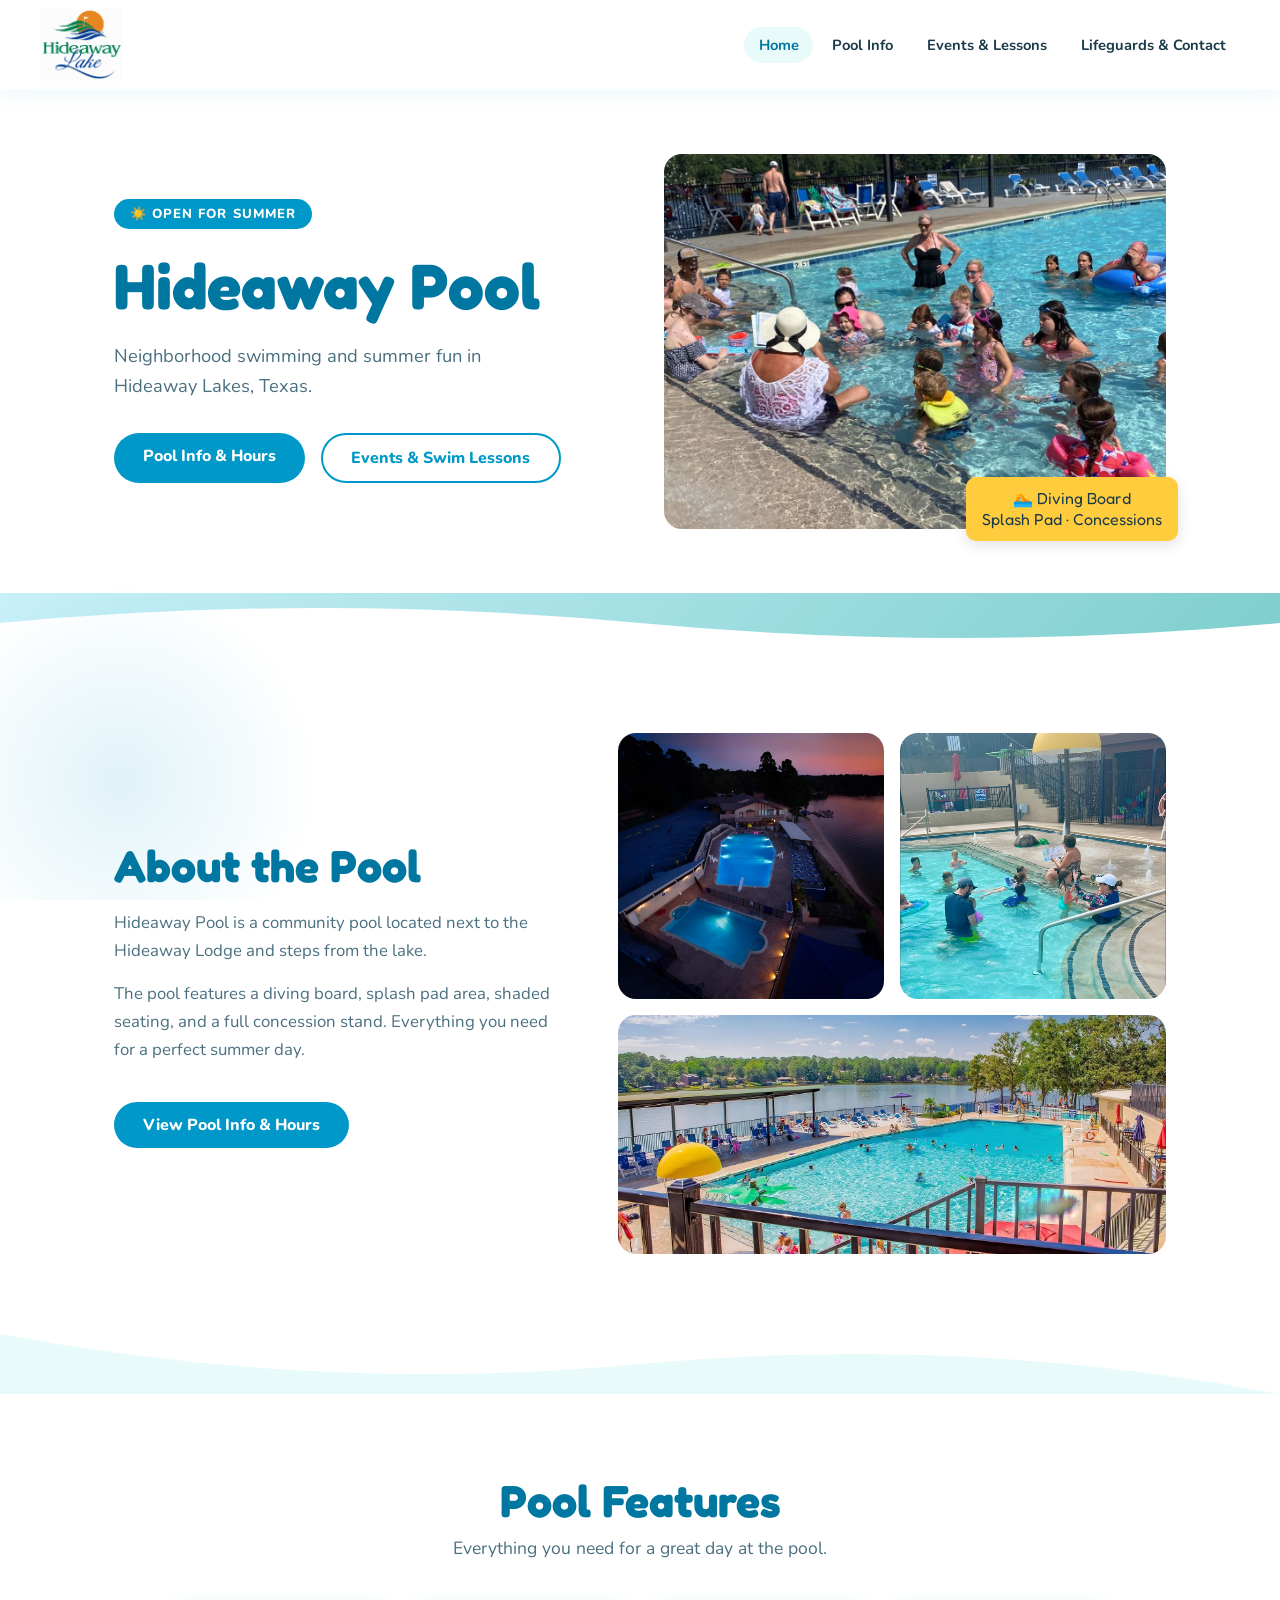
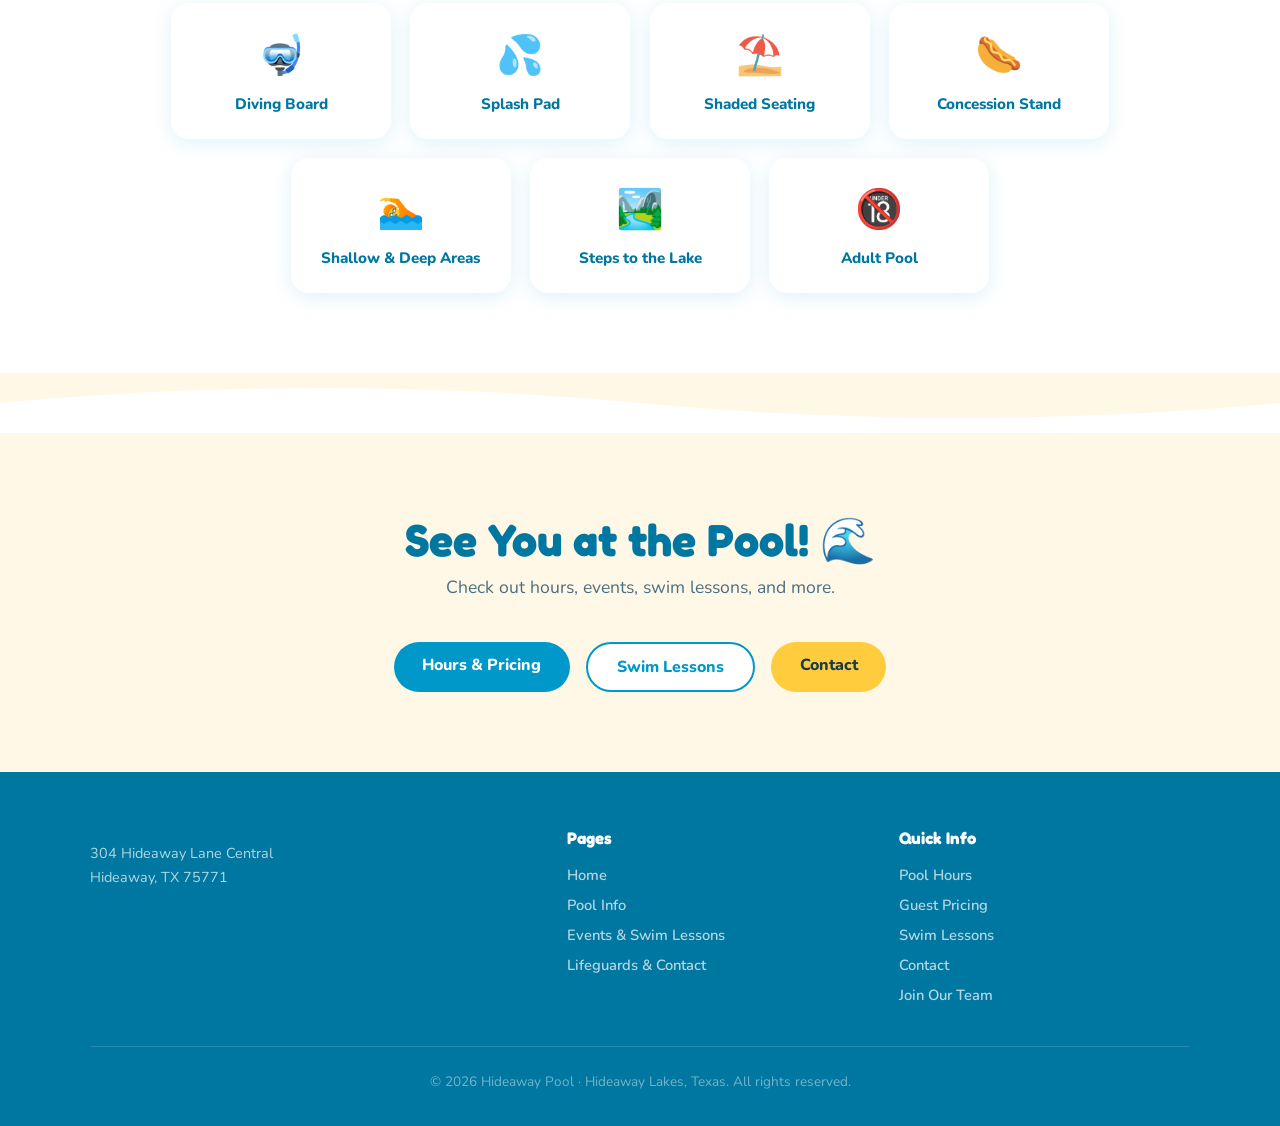
<file: index.html>
<!DOCTYPE html>
<html lang="en">
<head>
  <meta charset="UTF-8" />
  <meta name="viewport" content="width=device-width, initial-scale=1.0" />
  <title>Hideaway Pool</title>
  <meta name="description" content="Hideaway Pool – Neighborhood swimming and summer fun in Hideaway Lakes, Texas." />
  <link rel="stylesheet" href="style.css" />
  <link rel="icon" type="image/png" href="images/hawlpoolfavicon.png" />
</head>
<body>

<!-- ══ NAVIGATION ══ -->
<nav class="navbar">
  <div class="nav-inner">
    <a href="index.html" class="nav-logo">
      <img src="images/hawlpoollogo.png" alt="Hideaway Pool" style="height:72px; width:auto; display:block;">
    </a>
    <ul class="nav-links">
      <li><a href="index.html">Home</a></li>
      <li><a href="pool-info.html">Pool Info</a></li>
      <li><a href="events.html">Events & Lessons</a></li>
      <li><a href="lifeguards.html">Lifeguards & Contact</a></li>
    </ul>
    <button class="nav-toggle" aria-label="Toggle menu">
      <span></span><span></span><span></span>
    </button>
  </div>
</nav>

<!-- ══ HERO ══ -->
<section class="hero">
  <div class="hero-bg-circles"></div>
  <div class="hero-content">
    <div class="hero-text">
      <div class="hero-badge">☀️ Open for Summer</div>
      <h1>Hideaway Pool</h1>
      <p>Neighborhood swimming and summer fun in Hideaway Lakes, Texas.</p>
      <div class="hero-btns">
        <a href="pool-info.html" class="btn btn-primary">Pool Info &amp; Hours</a>
        <a href="events.html" class="btn btn-secondary">Events &amp; Swim Lessons</a>
      </div>
    </div>
      <div class="hero-image-wrap">
        <img src="images/hero-pool.jpg" alt="Hideaway Pool" style="width:100%; border-radius:18px; display:block;">
        <div class="wave-badge">🏊 Diving Board<br>Splash Pad · Concessions</div>
      </div>
  </div>
</section>

<!-- ══ WAVE ══ -->
<div class="wave-divider" style="background: linear-gradient(135deg,#c8f0f8,#7ecece);">
  <svg viewBox="0 0 1200 60" xmlns="http://www.w3.org/2000/svg" preserveAspectRatio="none" style="height:60px">
    <path d="M0 60 L0 30 Q300 0 600 30 Q900 60 1200 30 L1200 60Z" fill="white"/>
  </svg>
</div>

<!-- ══ ABOUT ══ -->
<section class="section">
  <div class="container">
    <div class="about-grid">
      <div class="about-text fade-up">
        <h2 class="section-title">About the Pool</h2>
        <p style="margin-top:1rem">Hideaway Pool is a community pool located next to the Hideaway Lodge and steps from the lake.</p>
        <p>The pool features a diving board, splash pad area, shaded seating, and a full concession stand. Everything you need for a perfect summer day.</p>
        <a href="pool-info.html" class="btn btn-primary" style="margin-top:1.4rem">View Pool Info &amp; Hours</a>
      </div>
      <div class="about-photo-grid fade-up">
          <img src="images/overhead-view.jpg" alt="Atop Hideaway Pool" style="width:100%; border-radius:18px; display:block;">
          <img src="images/splashpad.jpg" alt="Hideaway Splashpad" style="width:100%; border-radius:18px; display:block;">
          <img src="images/pool-from-porch1.jpg" alt="Hideaway Pool from Lodge Porch" style="width:100%; border-radius:18px; display:block; grid-column:1/-1; aspect-ratio:16/7; object-fit:cover;">
      </div>
    </div>
  </div>
</section>
  
<!-- ══ WAVE ══ -->
<div class="wave-divider" style="background:var(--aqua-pale)">
  <svg viewBox="0 0 1200 60" xmlns="http://www.w3.org/2000/svg" preserveAspectRatio="none" style="height:60px">
    <path d="M0 0 Q300 60 600 30 Q900 0 1200 60 L1200 0Z" fill="white"/>
  </svg>
</div>

<!-- ══ FEATURES ══ -->
<section class="section">
  <div class="container text-center">
    <h2 class="section-title fade-up">Pool Features</h2>
    <p class="section-sub fade-up">Everything you need for a great day at the pool.</p>
    <div class="features-grid">
  <div class="features-row">
    <div class="feature-card fade-up">
      <div class="feature-icon">🤿</div>
      <h4>Diving Board</h4>
    </div>
    <div class="feature-card fade-up">
      <div class="feature-icon">💦</div>
      <h4>Splash Pad</h4>
    </div>
    <div class="feature-card fade-up">
      <div class="feature-icon">⛱️</div>
      <h4>Shaded Seating</h4>
    </div>
    <div class="feature-card fade-up">
      <div class="feature-icon">🌭</div>
      <h4>Concession Stand</h4>
    </div>
  </div>
  <div class="features-row features-row-centered">
    <div class="feature-card fade-up">
      <div class="feature-icon">🏊</div>
      <h4>Shallow &amp; Deep Areas</h4>
    </div>
    <div class="feature-card fade-up">
      <div class="feature-icon">🏞️</div>
      <h4>Steps to the Lake</h4>
    </div>
    <div class="feature-card fade-up">
      <div class="feature-icon">🔞</div>
      <h4>Adult Pool</h4>
    </div>
      </div>
    </div>
  </div>
</section>

<!-- ══ WAVE ══ -->
<div class="wave-divider">
  <svg viewBox="0 0 1200 60" xmlns="http://www.w3.org/2000/svg" preserveAspectRatio="none" style="height:60px; background:var(--sand)">
    <path d="M0 60 L0 30 Q300 0 600 30 Q900 60 1200 30 L1200 60Z" fill="white"/>
  </svg>
</div>

<!-- ══ CTA STRIP ══ -->
<section class="section section-sand">
  <div class="container text-center">
    <h2 class="section-title fade-up">See You at the Pool! 🌊</h2>
    <p class="section-sub fade-up">Check out hours, events, swim lessons, and more.</p>
    <div class="hero-btns" style="justify-content:center; gap:1rem; flex-wrap:wrap;">
      <a href="pool-info.html" class="btn btn-primary fade-up">Hours &amp; Pricing</a>
      <a href="events.html" class="btn btn-secondary fade-up">Swim Lessons</a>
      <a href="lifeguards.html" class="btn btn-gold fade-up">Contact</a>
    </div>
  </div>
</section>

<!-- ══ FOOTER ══ -->
<footer>
  <div class="footer-inner">
    <div class="footer-brand">
      <div class="nav-logo">
        <div class="nav-logo-icon">🌊</div>
        <div class="nav-logo-text">
          Hideaway Pool
          <span>Hideaway Lakes, TX</span>
        </div>
      </div>
      <p>304 Hideaway Lane Central<br>Hideaway, TX 75771</p>
    </div>
    <div>
      <h4>Pages</h4>
      <ul>
        <li><a href="index.html">Home</a></li>
        <li><a href="pool-info.html">Pool Info</a></li>
        <li><a href="events.html">Events &amp; Swim Lessons</a></li>
        <li><a href="lifeguards.html">Lifeguards &amp; Contact</a></li>
      </ul>
    </div>
    <div>
      <h4>Quick Info</h4>
      <ul>
        <li><a href="pool-info.html#hours">Pool Hours</a></li>
        <li><a href="pool-info.html#pricing">Guest Pricing</a></li>
<!--        <li><a href="events.html#movies">Movie Nights</a></li>    -->
        <li><a href="events.html#lessons">Swim Lessons</a></li>
        <li><a href="lifeguards.html#reserve">Contact</a></li>
        <li><a href="lifeguard-apply.html">Join Our Team</a></li>
      </ul>
    </div>
  </div>
  <p class="footer-copy">&copy; 2026 Hideaway Pool · Hideaway Lakes, Texas. All rights reserved.</p>
</footer>

<script src="script.js"></script>
</body>
</html>
</file>
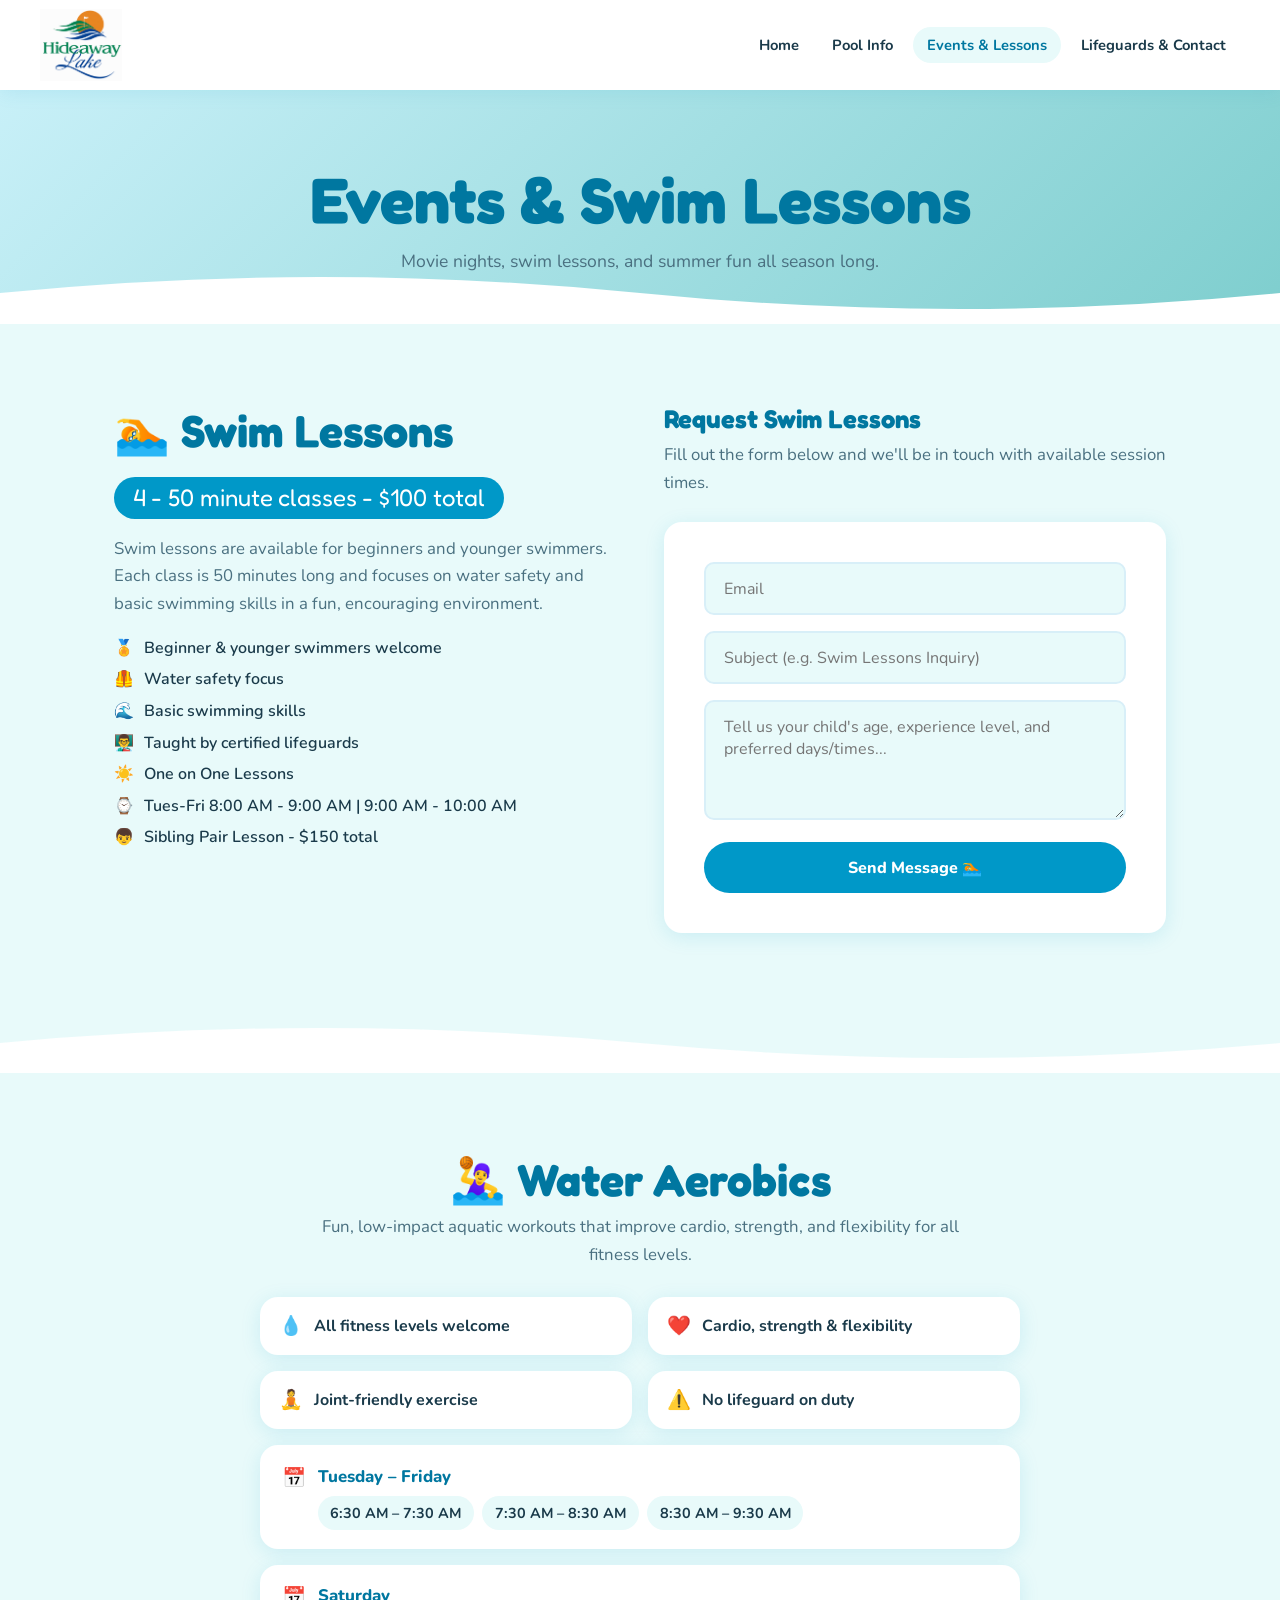
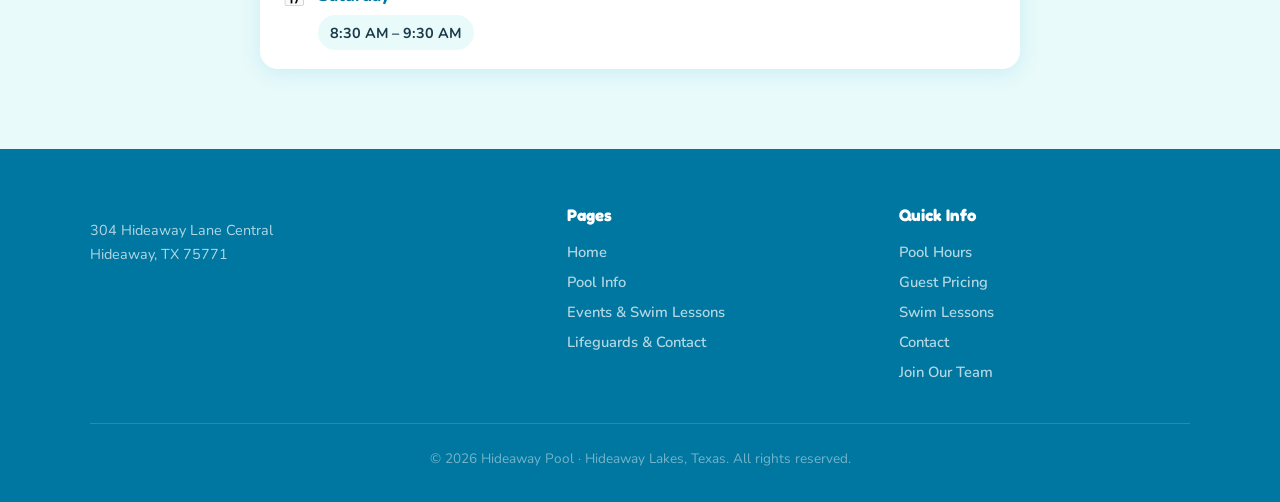
<file: events.html>
<!DOCTYPE html>
<html lang="en">
<head>
  <meta charset="UTF-8" />
  <meta name="viewport" content="width=device-width, initial-scale=1.0" />
  <title>Events &amp; Swim Lessons – Hideaway Pool</title>
  <meta name="description" content="Friday movie nights, swim lessons, and summer events at Hideaway Pool." />
  <link rel="stylesheet" href="style.css" />
  <link rel="icon" type="image/png" href="images/hawlpoolfavicon.png" />
</head>
<body>

<!-- ══ NAVIGATION ══ -->
<nav class="navbar">
  <div class="nav-inner">
    <a href="index.html" class="nav-logo">
      <img src="images/hawlpoollogo.png" alt="Hideaway Pool" style="height:72px; width:auto; display:block;">
    </a>
    <ul class="nav-links">
      <li><a href="index.html">Home</a></li>
      <li><a href="pool-info.html">Pool Info</a></li>
      <li><a href="events.html">Events &amp; Lessons</a></li>
      <li><a href="lifeguards.html">Lifeguards &amp; Contact</a></li>
    </ul>
    <button class="nav-toggle" aria-label="Toggle menu">
      <span></span><span></span><span></span>
    </button>
  </div>
</nav>

<!-- ══ PAGE HERO ══ -->
<div class="page-hero">
  <h1>Events &amp; Swim Lessons</h1>
  <p>Movie nights, swim lessons, and summer fun all season long.</p>
</div>
  

<!--  NOT IN USE
  
<section class="section" id="movies">
  <div class="container">
    <div class="text-center">
      <h2 class="section-title fade-up">🎬 Friday Night Movie at the Pool</h2>
      <p class="section-sub fade-up">Join us on Friday nights for movies by the pool. Bring your floaties, grab a snack from the concession stand, and enjoy a film under the stars.</p>
    </div>

    <div class="two-col-grid" style="margin-top:2rem">
      <div class="fade-up">
        <div class="img-placeholder img-ph-md">
          <span class="ph-icon">🎥</span>
          <span class="ph-label">Movie Night Photo</span

        </div>
        <div class="card" style="margin-top:1.2rem">
          <p>🕗 <strong>Movies start at dusk.</strong> Doors open at 7:00 PM on Fridays. Concession stand stays open all night!</p>
        </div>
      </div>
      <div class="fade-up">
        <h3 style="font-family:'Fredoka One',cursive; color:var(--sky-dark); margin-bottom:1.2rem">Summer 2025 Schedule</h3>
        <div class="movie-grid" style="grid-template-columns:1fr 1fr">
          <div class="movie-card">
            <div class="movie-icon">🎬</div>
            <div class="movie-date">June 7</div>
            <div class="movie-title">TBD</div>
          </div>
          <div class="movie-card">
            <div class="movie-icon">🎬</div>
            <div class="movie-date">June 14</div>
            <div class="movie-title">TBD</div>
          </div>
          <div class="movie-card">
            <div class="movie-icon">🎬</div>
            <div class="movie-date">June 21</div>
            <div class="movie-title">TBD</div>
          </div>
          <div class="movie-card">
            <div class="movie-icon">🎬</div>
            <div class="movie-date">June 28</div>
            <div class="movie-title">TBD</div>
          </div>
          <div class="movie-card">
            <div class="movie-icon">🎬</div>
            <div class="movie-date">July 12</div>
            <div class="movie-title">TBD</div>
          </div>
          <div class="movie-card">
            <div class="movie-icon">🎬</div>
            <div class="movie-date">July 26</div>
            <div class="movie-title">TBD</div>
          </div>
          <div class="movie-card">
            <div class="movie-icon">🎬</div>
            <div class="movie-date">Aug 9</div>
            <div class="movie-title">TBD</div>
          </div>
          <div class="movie-card">
            <div class="movie-icon">🎬</div>
            <div class="movie-date">Aug 23</div>
            <div class="movie-title">TBD</div>
          </div>
        </div>
        <p style="margin-top:1rem; font-size:0.88rem">Movies subject to change. Check back for updates!</p>
      </div>
    </div>
  </div>
</section>
    
    NOT IN USE -->

  
<!-- ══ WAVE 
<div class="wave-divider">
  <svg viewBox="0 0 1200 60" xmlns="http://www.w3.org/2000/svg" preserveAspectRatio="none" style="height:60px; background:var(--aqua-pale)">
    <path d="M0 60 L0 30 Q300 0 600 30 Q900 60 1200 30 L1200 60Z" fill="white"/>
  </svg>
</div>
 -->
  
<!-- ══ SWIM LESSONS ══ -->
<section class="section section-alt" id="lessons">
  <div class="container">
    <div class="two-col-even">

      <div class="fade-up">
        <h2 class="section-title">🏊 Swim Lessons</h2>
        <div style="display:inline-block; background:var(--sky); color:#fff; font-family:'Fredoka One',cursive; font-size:1.5rem; padding:0.4rem 1.2rem; border-radius:50px; margin:0.8rem 0 1rem">4 - 50 minute classes - $100 total</div>
        <p>Swim lessons are available for beginners and younger swimmers. Each class is 50 minutes long and focuses on water safety and basic swimming skills in a fun, encouraging environment.</p>
        <ul style="list-style:none; margin:1.2rem 0; display:flex; flex-direction:column; gap:0.6rem">
          <li style="display:flex; gap:0.6rem; font-weight:600; align-items:center"><span style="color:var(--sky)">🏅</span> Beginner &amp; younger swimmers welcome</li>
          <li style="display:flex; gap:0.6rem; font-weight:600; align-items:center"><span style="color:var(--sky)">🦺</span> Water safety focus</li>
          <li style="display:flex; gap:0.6rem; font-weight:600; align-items:center"><span style="color:var(--sky)">🌊</span> Basic swimming skills</li>
          <li style="display:flex; gap:0.6rem; font-weight:600; align-items:center"><span style="color:var(--sky)">👨‍🏫</span> Taught by certified lifeguards</li>
          <li style="display:flex; gap:0.6rem; font-weight:600; align-items:center"><span style="color:var(--sky)">☀️</span> One on One Lessons</li>
          <li style="display:flex; gap:0.6rem; font-weight:600; align-items:center"><span style="color:var(--sky)">⌚</span> Tues-Fri 8:00 AM - 9:00 AM | 9:00 AM - 10:00 AM</li>
          <li style="display:flex; gap:0.6rem; font-weight:600; align-items:center"><span style="color:var(--sky)">👦</span> Sibling Pair Lesson - $150 total</li>
        </ul>
      </div>

      <div class="fade-up">
        <h3 style="font-family:'Fredoka One',cursive; font-size:1.6rem; color:var(--sky-dark); margin-bottom:0.4rem">Request Swim Lessons</h3>
        <p style="margin-bottom:1.6rem">Fill out the form below and we'll be in touch with available session times.</p>
        <div class="form-wrap" style="max-width:100%; width:100%; margin-top:0">
          <form action="https://formbold.com/s/3LWZb" method="POST">
            <input type="email" placeholder="Email" name="email" required />
            <input type="text" placeholder="Subject (e.g. Swim Lessons Inquiry)" name="subject" />
            <textarea name="message" placeholder="Tell us your child's age, experience level, and preferred days/times..."></textarea>
            <button type="submit">Send Message 🏊</button>
          </form>
        </div>
      </div>

    </div>
  </div>
</section>

<!-- WAVE -->
<div class="wave-divider">
  <svg viewBox="0 0 1200 60" xmlns="http://www.w3.org/2000/svg" preserveAspectRatio="none" style="height:60px; background:var(--aqua-pale)">
    <path d="M0 60 L0 30 Q300 0 600 30 Q900 60 1200 30 L1200 60Z" fill="white"/>
  </svg>
</div>

<!--  ADULT WATER AEROBICS CLASSES  -->
<section class="section section-alt" id="lessons">
  <div class="container">

    <div class="fade-up aerobics-wrap">
      <h2 class="section-title">🤽‍♀️ Water Aerobics</h2>
      <p>Fun, low-impact aquatic workouts that improve cardio, strength, and flexibility for all fitness levels.</p>
      <ul class="aerobics-list">
        <li><span>💧</span> All fitness levels welcome</li>
        <li><span>❤️</span> Cardio, strength &amp; flexibility</li>
        <li><span>🧘</span> Joint-friendly exercise</li>
        <li><span>⚠️</span> No lifeguard on duty</li>

          <li class="schedule-item">
            <span>📅</span>
            <div class="schedule-content">
              <div class="schedule-day">Tuesday – Friday</div>
              <div class="schedule-times">
                <div>6:30 AM – 7:30 AM</div>
                <div>7:30 AM – 8:30 AM</div>
                <div>8:30 AM – 9:30 AM</div>
              </div>
            </div>
          </li>
          <li class="schedule-item">
            <span>📅</span>
            <div class="schedule-content">
              <div class="schedule-day">Saturday</div>
              <div class="schedule-times">
                <div>8:30 AM – 9:30 AM</div>
              </div>
            </div>
          </li>
        
      </ul>
    </div>
  </div>
</section>

<!-- ══ FOOTER ══ -->
<footer>
  <div class="footer-inner">
    <div class="footer-brand">
      <div class="nav-logo">
        <div class="nav-logo-icon">🌊</div>
        <div class="nav-logo-text">
          Hideaway Pool
          <span>Hideaway Lakes, TX</span>
        </div>
      </div>
      <p>304 Hideaway Lane Central<br>Hideaway, TX 75771</p>
    </div>
    <div>
      <h4>Pages</h4>
      <ul>
        <li><a href="index.html">Home</a></li>
        <li><a href="pool-info.html">Pool Info</a></li>
        <li><a href="events.html">Events &amp; Swim Lessons</a></li>
        <li><a href="lifeguards.html">Lifeguards &amp; Contact</a></li>
      </ul>
    </div>
    <div>
      <h4>Quick Info</h4>
      <ul>
        <li><a href="pool-info.html#hours">Pool Hours</a></li>
        <li><a href="pool-info.html#pricing">Guest Pricing</a></li>
<!--        <li><a href="events.html#movies">Movie Nights</a></li>    -->
        <li><a href="events.html#lessons">Swim Lessons</a></li>
        <li><a href="lifeguards.html#reserve">Contact</a></li>
        <li><a href="lifeguard-apply.html">Join Our Team</a></li>
      </ul>
    </div>
  </div>
  <p class="footer-copy">&copy; 2026 Hideaway Pool · Hideaway Lakes, Texas. All rights reserved.</p>
</footer>

<script src="script.js"></script>
</body>
</html>
</file>
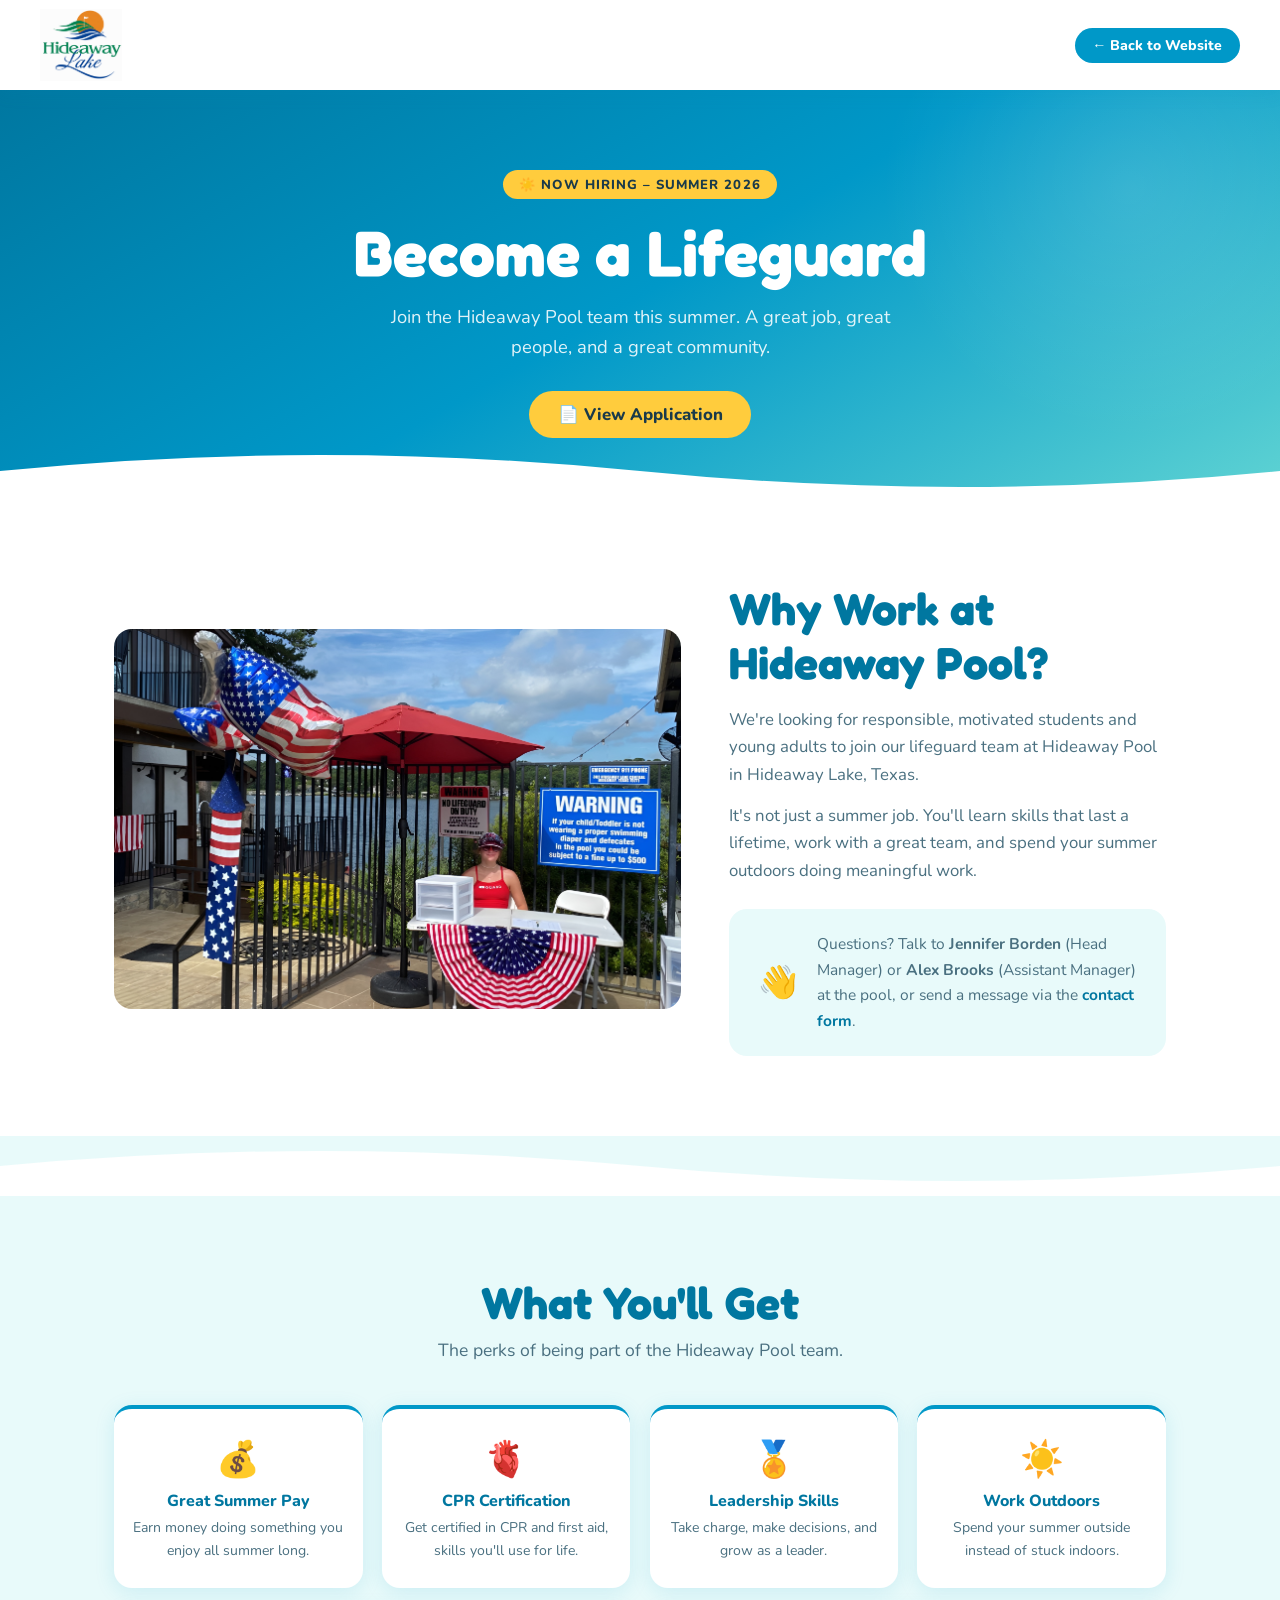
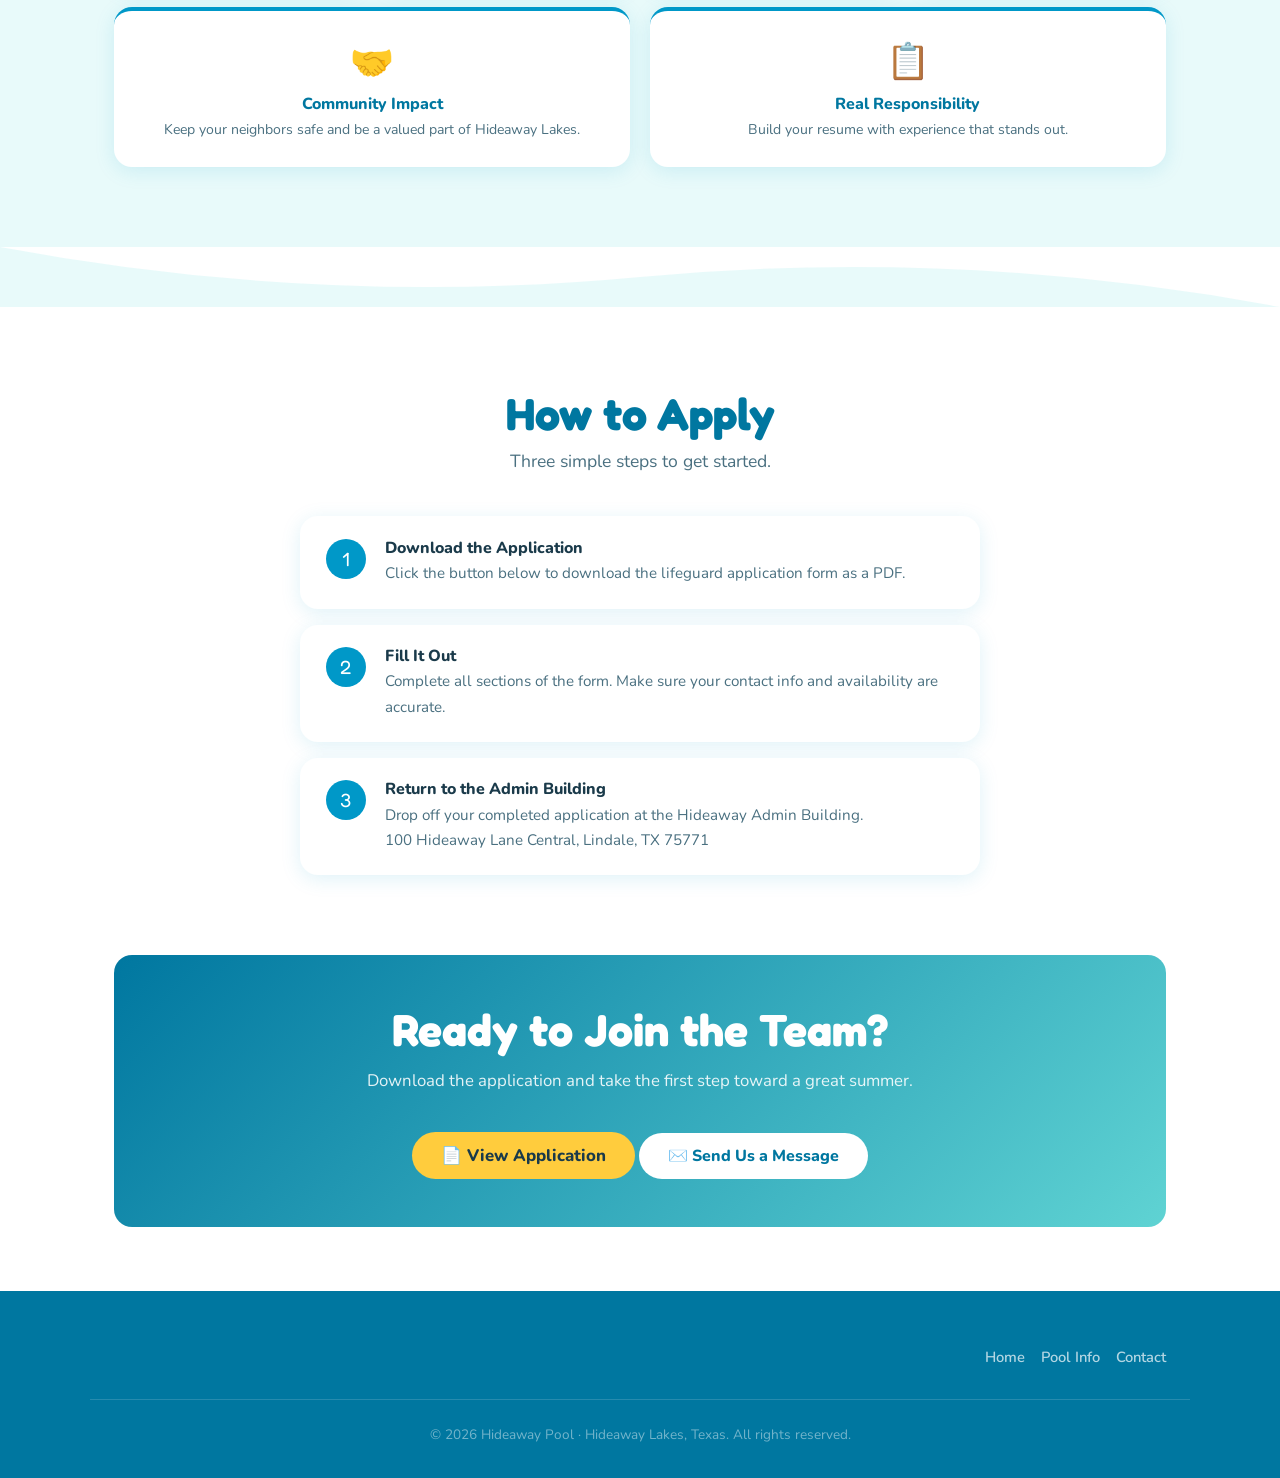
<file: lifeguard-apply.html>
<!DOCTYPE html>
<html lang="en">
<head>
  <meta charset="UTF-8" />
  <meta name="viewport" content="width=device-width, initial-scale=1.0" />
  <title>Become a Lifeguard – Hideaway Pool</title>
  <meta name="description" content="Apply to be a lifeguard at Hideaway Pool in Hideaway Lakes, Texas. Great summer job for students." />
  <link rel="stylesheet" href="style.css" />
  <link rel="icon" type="image/png" href="images/hawlpoolfavicon.png" />
  <style>
    /* ── Page-specific overrides ── */
    .lg-apply-hero {
      background: linear-gradient(150deg, #0077a0 0%, #0098c8 50%, #5fd3d3 100%);
      padding: 5rem 1.5rem 4rem;
      text-align: center;
      position: relative;
      overflow: hidden;
    }
    .lg-apply-hero::before {
      content: '';
      position: absolute;
      width: 500px; height: 500px;
      background: radial-gradient(circle, rgba(255,255,255,0.12) 0%, transparent 70%);
      top: -150px; right: -100px;
      border-radius: 50%;
      pointer-events: none;
    }
    .lg-apply-hero::after {
      content: '';
      position: absolute;
      bottom: -1px; left: 0; right: 0;
      height: 60px;
      background: url("data:image/svg+xml,%3Csvg xmlns='http://www.w3.org/2000/svg' viewBox='0 0 1200 60'%3E%3Cpath d='M0 60 L0 30 Q300 0 600 30 Q900 60 1200 30 L1200 60Z' fill='white'/%3E%3C/svg%3E") no-repeat bottom center / cover;
    }
    .lg-apply-hero h1 { color: #fff; margin-bottom: 0.6rem; }
    .lg-apply-hero p  { color: rgba(255,255,255,0.88); font-size: 1.15rem; max-width: 520px; margin: 0 auto 1.8rem; }
    .lg-apply-hero .hero-badge { background: #ffcc3d; color: var(--text); }

    .perks-grid {
      display: grid;
      grid-template-columns: repeat(auto-fit, minmax(200px, 1fr));
      gap: 1.2rem;
    }
    .perk-card {
      background: var(--white);
      border-radius: var(--radius);
      box-shadow: var(--card-shadow);
      padding: 1.6rem 1.2rem;
      text-align: center;
      border-top: 4px solid var(--sky);
      transition: transform 0.2s;
    }
    .perk-card:hover { transform: translateY(-4px); }
    .perk-icon { font-size: 2.2rem; margin-bottom: 0.6rem; }
    .perk-card h4 { font-family: 'Nunito', sans-serif; font-weight: 800; font-size: 1rem; color: var(--sky-dark); margin-bottom: 0.3rem; }
    .perk-card p  { font-size: 0.88rem; }

    .steps-list {
      display: flex;
      flex-direction: column;
      gap: 1rem;
      counter-reset: steps;
    }
    .step {
      display: flex;
      gap: 1.2rem;
      align-items: flex-start;
      background: var(--white);
      border-radius: var(--radius);
      box-shadow: var(--card-shadow);
      padding: 1.4rem 1.6rem;
    }
    .step-num {
      flex-shrink: 0;
      width: 40px; height: 40px;
      background: var(--sky);
      color: #fff;
      border-radius: 50%;
      display: flex;
      align-items: center;
      justify-content: center;
      font-family: 'Fredoka One', cursive;
      font-size: 1.2rem;
    }
    .step-body h4 { font-family: 'Nunito', sans-serif; font-weight: 800; color: var(--text); margin-bottom: 0.2rem; }
    .step-body p  { font-size: 0.95rem; margin: 0; }

    .apply-cta {
      background: linear-gradient(135deg, #0077a0 0%, #5fd3d3 100%);
      border-radius: var(--radius);
      padding: 3rem 2rem;
      text-align: center;
      color: #fff;
    }
    .apply-cta h2 { color: #fff; margin-bottom: 0.6rem; }
    .apply-cta p  { color: rgba(255,255,255,0.88); margin-bottom: 1.8rem; }
    .btn-white { background: #fff; color: var(--sky-dark); }
    .btn-white:hover { background: var(--aqua-pale); }

    .managers-note {
      display: flex;
      align-items: center;
      gap: 1.2rem;
      background: var(--aqua-pale);
      border-radius: var(--radius);
      padding: 1.4rem 1.8rem;
      margin-top: 1.5rem;
    }
    .managers-note .mn-icon { font-size: 2rem; flex-shrink: 0; }
    .managers-note p { margin: 0; font-size: 0.97rem; }

    @media (max-width: 640px) {
      .lg-apply-hero { padding: 3.5rem 1rem 3.5rem; }
      .perks-section { display: none; }
      .perks-grid { grid-template-columns: 1fr 1fr; }
      .apply-cta { padding: 2rem 1.2rem; }
    }
  </style>
</head>
<body>

<!-- ══ MINIMAL NAV (no menu links) ══ -->
<nav class="navbar">
  <div class="nav-inner">
    <a href="index.html" class="nav-logo">
      <img src="images/hawlpoollogo.png" alt="Hideaway Pool" style="height:72px; width:auto; display:block;">
    </a>
    <!-- No nav link - accessed QR code -->
    <a href="index.html" class="btn btn-primary" style="font-size:0.88rem; padding:0.5rem 1.1rem">← Back to Website</a>
  </div>
</nav>

<!-- ══ HERO ══ -->
<div class="lg-apply-hero">
  <div class="hero-badge" style="margin-bottom:1rem; display:inline-block">☀️ Now Hiring – Summer 2026</div>
  <h1>Become a Lifeguard</h1>
  <p>Join the Hideaway Pool team this summer. A great job, great people, and a great community.</p>
  <a href="https://drive.google.com/file/d/1JDmpKo0UY4T8pSMoyDtJokH3SkCI2CM1/preview" target="_blank" class="btn btn-gold" style="font-size:1.05rem">
    📄 View Application
  </a>
</div>

<!-- ══ PHOTO + INTRO ══ -->
<section class="section">
  <div class="container">
    <div class="lg-hero">
      <div class="fade-up">
        <img src="images/lifeguard.jpg" alt="Hideaway Pool Lifeguard" style="width:100%; border-radius:18px; display:block;">
      </div>
      <div class="fade-up">
        <h2 class="section-title">Why Work at Hideaway Pool?</h2>
        <p style="margin-top:1rem">We're looking for responsible, motivated students and young adults to join our lifeguard team at Hideaway Pool in Hideaway Lake, Texas.</p>
        <p style="margin-top:0.8rem">It's not just a summer job. You'll learn skills that last a lifetime, work with a great team, and spend your summer outdoors doing meaningful work.</p>
        <div class="managers-note">
          <div class="mn-icon">👋</div>
          <p>Questions? Talk to <strong>Jennifer Borden</strong> (Head Manager) or <strong>Alex Brooks</strong> (Assistant Manager) at the pool, or send a message via the <a href="lifeguards.html#reserve" style="color:var(--sky-dark); font-weight:700">contact form</a>.</p>
        </div>
      </div>
    </div>
  </div>
</section>

<!-- ══ WAVE ══ -->
<div class="wave-divider">
  <svg viewBox="0 0 1200 60" xmlns="http://www.w3.org/2000/svg" preserveAspectRatio="none" style="height:60px; background:var(--aqua-pale)">
    <path d="M0 60 L0 30 Q300 0 600 30 Q900 60 1200 30 L1200 60Z" fill="white"/>
  </svg>
</div>

<!-- ══ PERKS ══ -->
<section class="section section-alt perks-section">
  <div class="container text-center">
    <h2 class="section-title fade-up">What You'll Get</h2>
    <p class="section-sub fade-up">The perks of being part of the Hideaway Pool team.</p>
    <div class="perks-grid">
    <div class="perks-grid" style="grid-template-columns: repeat(4, 1fr);">
      <div class="perk-card fade-up">
        <div class="perk-icon">💰</div>
        <h4>Great Summer Pay</h4>
        <p>Earn money doing something you enjoy all summer long.</p>
      </div>
      <div class="perk-card fade-up">
        <div class="perk-icon">🫀</div>
        <h4>CPR Certification</h4>
        <p>Get certified in CPR and first aid, skills you'll use for life.</p>
      </div>
      <div class="perk-card fade-up">
        <div class="perk-icon">🏅</div>
        <h4>Leadership Skills</h4>
        <p>Take charge, make decisions, and grow as a leader.</p>
      </div>
      <div class="perk-card fade-up">
        <div class="perk-icon">☀️</div>
        <h4>Work Outdoors</h4>
        <p>Spend your summer outside instead of stuck indoors.</p>
      </div>
      <div class="perk-card fade-up" style="grid-column: span 2;">
        <div class="perk-icon">🤝</div>
        <h4>Community Impact</h4>
        <p>Keep your neighbors safe and be a valued part of Hideaway Lakes.</p>
      </div>
      <div class="perk-card fade-up" style="grid-column: span 2;">
        <div class="perk-icon">📋</div>
        <h4>Real Responsibility</h4>
        <p>Build your resume with experience that stands out.</p>
      </div>
    </div>
  </div>
</section>

<!-- ══ WAVE ══ -->
<div class="wave-divider" style="background:var(--aqua-pale)">
  <svg viewBox="0 0 1200 60" xmlns="http://www.w3.org/2000/svg" preserveAspectRatio="none" style="height:60px">
    <path d="M0 0 Q300 60 600 30 Q900 0 1200 60 L1200 0Z" fill="white"/>
  </svg>
</div>

<!-- ══ HOW TO APPLY ══ -->
<section class="section">
  <div class="container">
    <div style="max-width:680px; margin:0 auto">
      <h2 class="section-title text-center fade-up">How to Apply</h2>
      <p class="section-sub text-center fade-up">Three simple steps to get started.</p>
      <div class="steps-list">
        <div class="step fade-up">
          <div class="step-num">1</div>
          <div class="step-body">
            <h4>Download the Application</h4>
            <p>Click the button below to download the lifeguard application form as a PDF.</p>
          </div>
        </div>
        <div class="step fade-up">
          <div class="step-num">2</div>
          <div class="step-body">
            <h4>Fill It Out</h4>
            <p>Complete all sections of the form. Make sure your contact info and availability are accurate.</p>
          </div>
        </div>
        <div class="step fade-up">
          <div class="step-num">3</div>
          <div class="step-body">
            <h4>Return to the Admin Building</h4>
            <p>Drop off your completed application at the Hideaway Admin Building.</p>
            <p>100 Hideaway Lane Central, Lindale, TX 75771</p>
          </div>
        </div>
      </div>
    </div>
  </div>
</section>

<!-- ══ APPLY CTA ══ -->
<section class="section" style="padding-top:0; padding-bottom:4rem">
  <div class="container">
    <div class="apply-cta fade-up">
      <h2>Ready to Join the Team?</h2>
      <p>Download the application and take the first step toward a great summer.</p>
        <a href="https://drive.google.com/file/d/1JDmpKo0UY4T8pSMoyDtJokH3SkCI2CM1/preview" target="_blank" class="btn btn-gold" style="font-size:1.05rem">
          📄 View Application
        </a>
      <a href="lifeguards.html#reserve" class="btn btn-white" style="font-size:1rem; margin-top:0.6rem; display:inline-block">
        ✉️ Send Us a Message
      </a>
    </div>
  </div>
</section>

<!-- ══ MINIMAL FOOTER ══ -->
<footer>
  <div style="max-width:1100px; margin:0 auto; padding:0 1.5rem; display:flex; justify-content:space-between; align-items:center; flex-wrap:wrap; gap:1rem; padding-bottom:2rem; border-bottom:1px solid rgba(255,255,255,0.15); margin-bottom:1.5rem">
    <div class="nav-logo">
      <div class="nav-logo-icon">🌊</div>
      <div class="nav-logo-text" style="color:#fff">
        Hideaway Pool
        <span style="color:rgba(255,255,255,0.6)">Hideaway Lakes, TX</span>
      </div>
    </div>
    <div style="display:flex; gap:1rem; flex-wrap:wrap">
      <a href="index.html" style="color:rgba(255,255,255,0.7); font-weight:600; font-size:0.92rem">Home</a>
      <a href="pool-info.html" style="color:rgba(255,255,255,0.7); font-weight:600; font-size:0.92rem">Pool Info</a>
      <a href="lifeguards.html" style="color:rgba(255,255,255,0.7); font-weight:600; font-size:0.92rem">Contact</a>
    </div>
  </div>
  <p class="footer-copy">&copy; 2026 Hideaway Pool · Hideaway Lakes, Texas. All rights reserved.</p>
</footer>

<script src="script.js"></script>
</body>
</html>
</file>
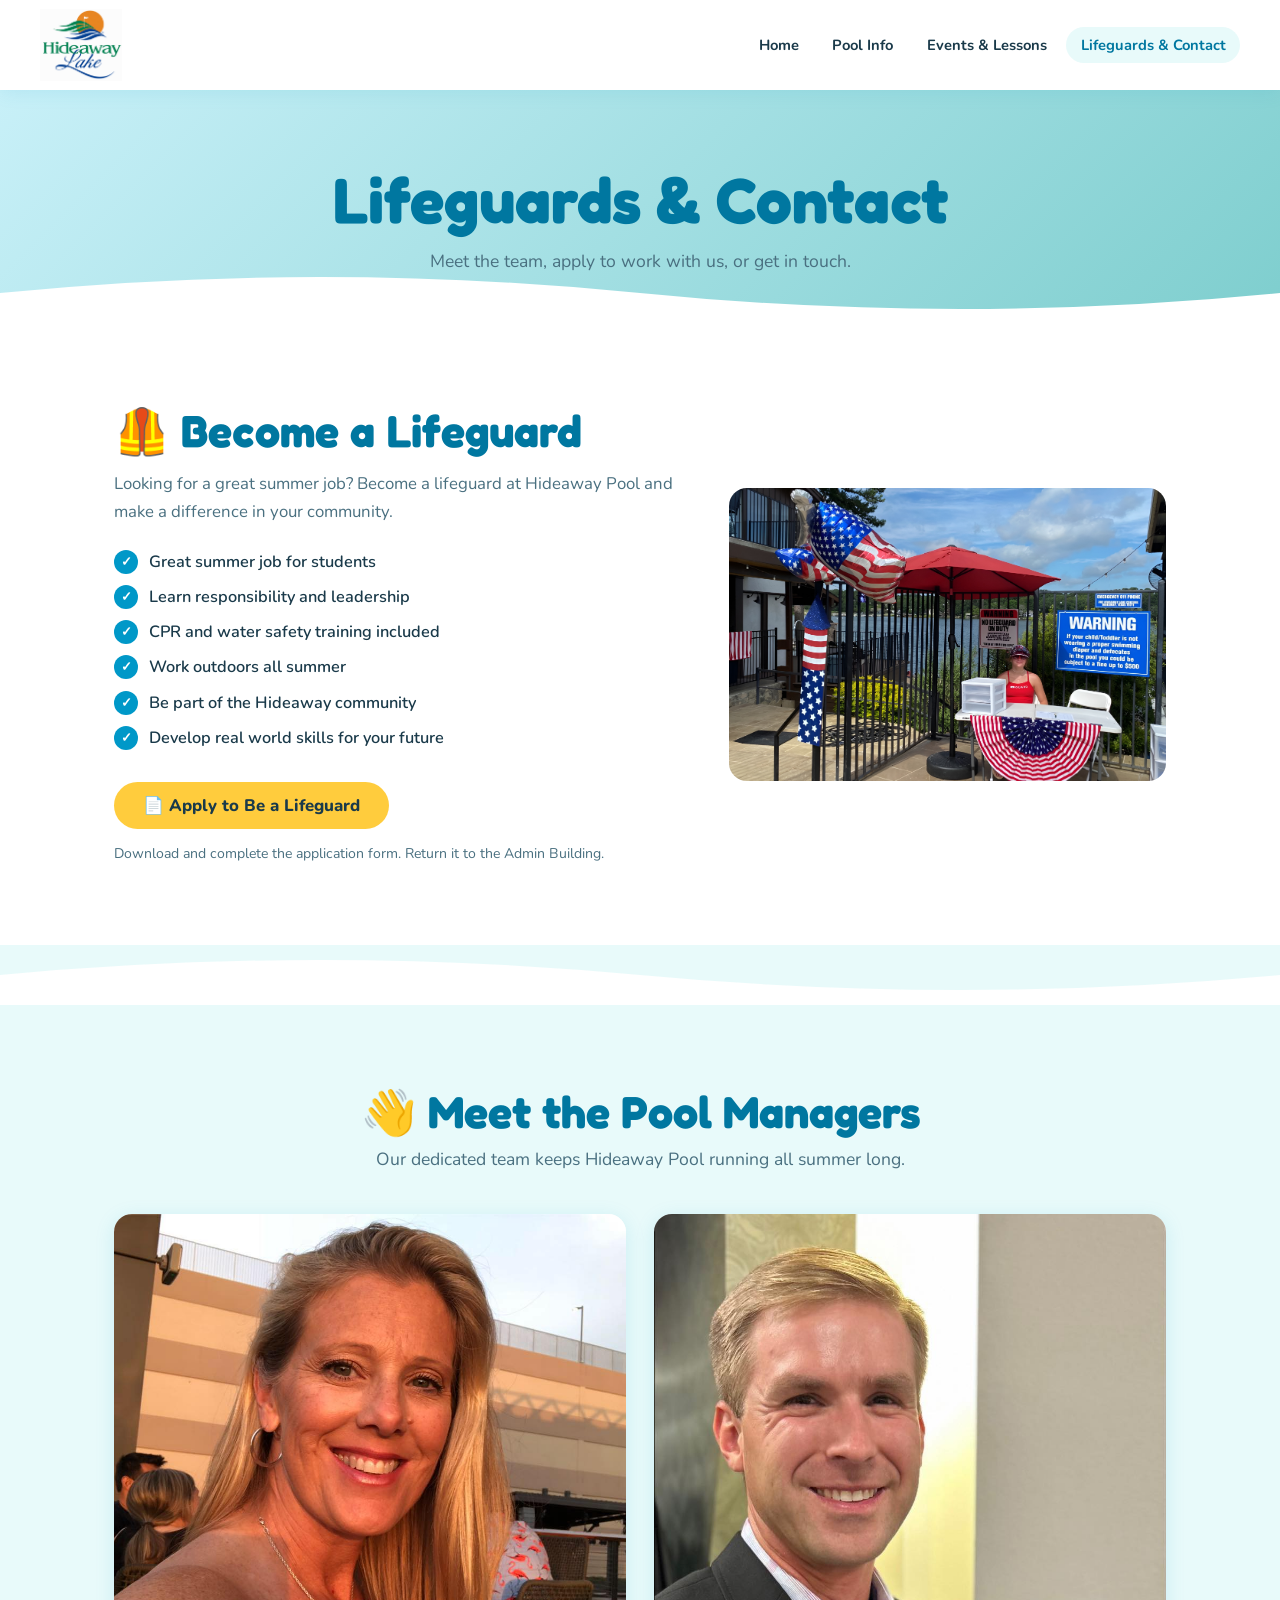
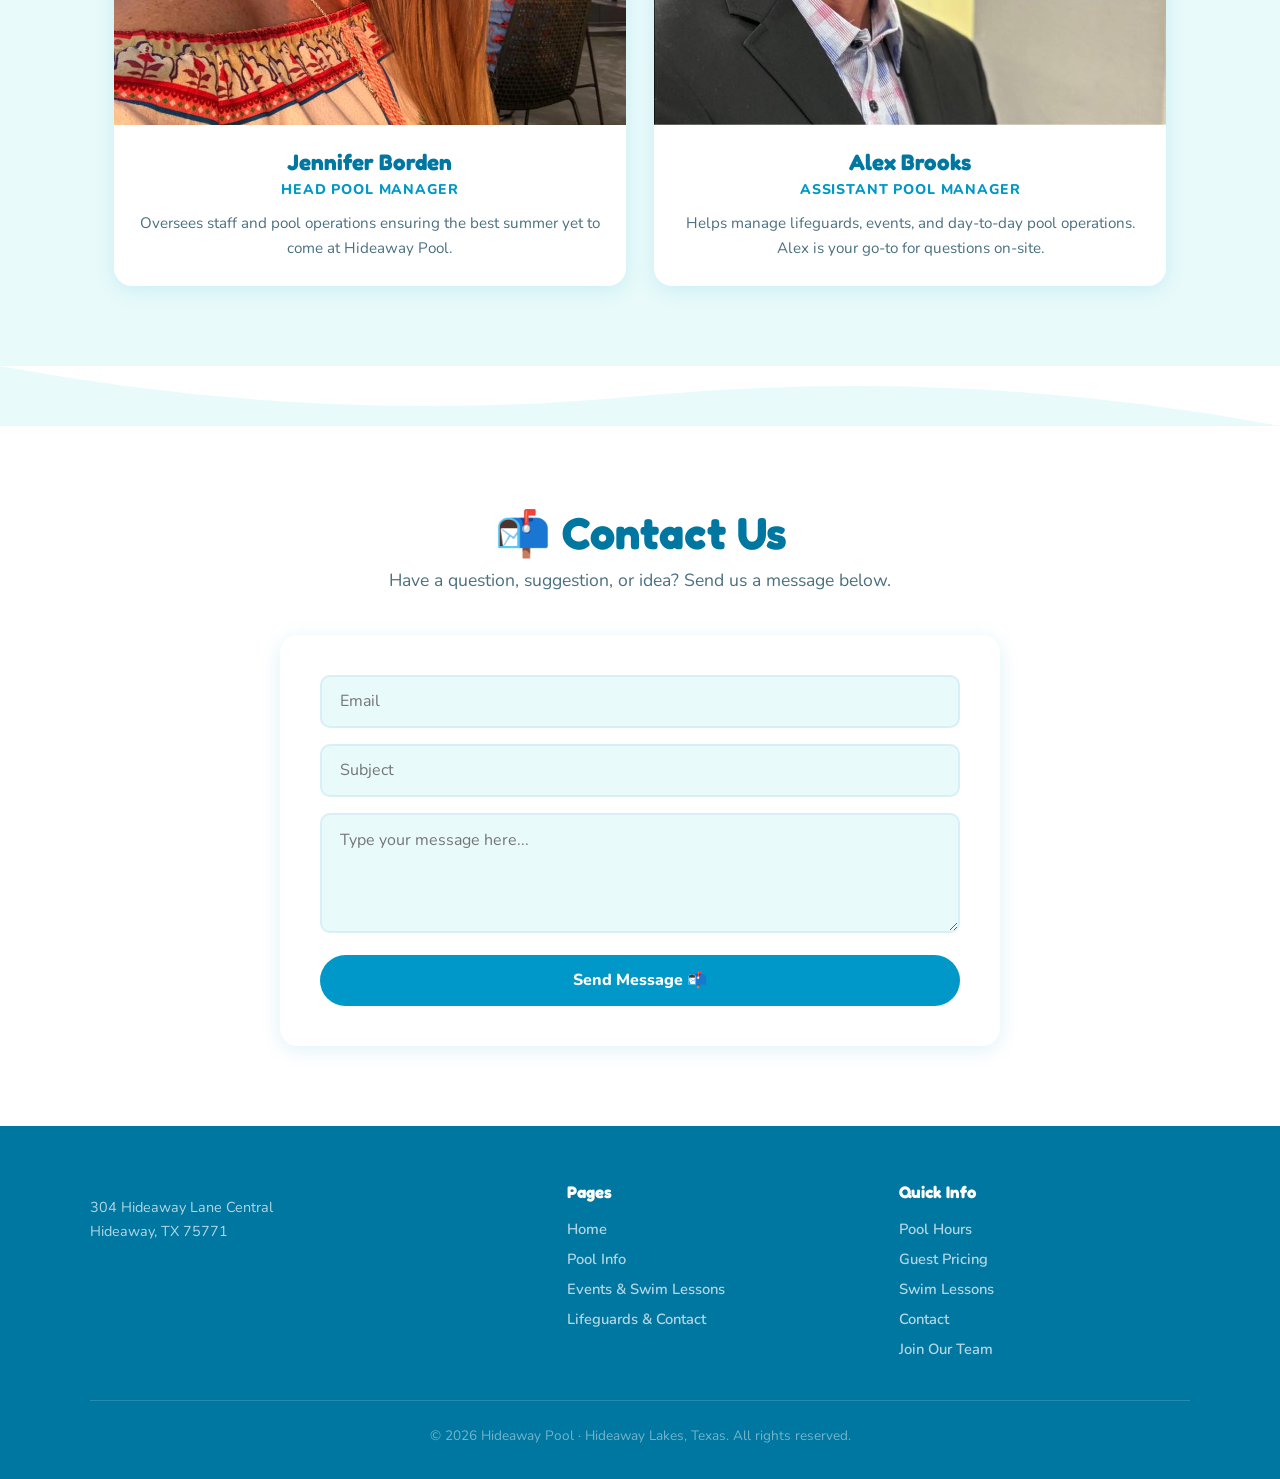
<file: lifeguards.html>
<!DOCTYPE html>
<html lang="en">
<head>
  <meta charset="UTF-8" />
  <meta name="viewport" content="width=device-width, initial-scale=1.0" />
  <title>Lifeguards &amp; Contact – Hideaway Pool</title>
  <meta name="description" content="Meet the Hideaway Pool team, apply to be a lifeguard, and contact us for reservations." />
  <link rel="stylesheet" href="style.css" />
  <link rel="icon" type="image/png" href="images/hawlpoolfavicon.png" />
</head>
<body>

<!-- ══ NAVIGATION ══ -->
<nav class="navbar">
  <div class="nav-inner">
    <a href="index.html" class="nav-logo">
      <img src="images/hawlpoollogo.png" alt="Hideaway Pool" style="height:72px; width:auto; display:block;">
    </a>
    <ul class="nav-links">
      <li><a href="index.html">Home</a></li>
      <li><a href="pool-info.html">Pool Info</a></li>
      <li><a href="events.html">Events &amp; Lessons</a></li>
      <li><a href="lifeguards.html">Lifeguards &amp; Contact</a></li>
    </ul>
    <button class="nav-toggle" aria-label="Toggle menu">
      <span></span><span></span><span></span>
    </button>
  </div>
</nav>

<!-- ══ PAGE HERO ══ -->
<div class="page-hero">
  <h1>Lifeguards &amp; Contact</h1>
  <p>Meet the team, apply to work with us, or get in touch.</p>
</div>

<!-- ══ LIFEGUARD JOBS ══ -->
<section class="section" id="jobs">
  <div class="container">
    <div class="lg-hero">
      <div class="fade-up">
        <h2 class="section-title">🦺 Become a Lifeguard</h2>
        <p style="margin-top:0.8rem">Looking for a great summer job? Become a lifeguard at Hideaway Pool and make a difference in your community.</p>
        <ul class="lg-benefits">
          <li>Great summer job for students</li>
          <li>Learn responsibility and leadership</li>
          <li>CPR and water safety training included</li>
          <li>Work outdoors all summer</li>
          <li>Be part of the Hideaway community</li>
          <li>Develop real world skills for your future</li>
        </ul>
        <a href="https://drive.google.com/file/d/1JDmpKo0UY4T8pSMoyDtJokH3SkCI2CM1/preview" target="_blank" class="btn btn-gold" style="font-size:1.05rem">
          📄 Apply to Be a Lifeguard
        </a>
        <p style="margin-top:0.8rem; font-size:0.88rem">Download and complete the application form. Return it to the Admin Building.</p>
      </div>
      <div class="fade-up">
        <img src="images/lifeguard.jpg" alt="Hideaway Pool Lifeguard" style="width:100%; border-radius:18px; display:block;">
      </div>
    </div>
  </div>
</section>

<!-- ══ WAVE ══ -->
<div class="wave-divider">
  <svg viewBox="0 0 1200 60" xmlns="http://www.w3.org/2000/svg" preserveAspectRatio="none" style="height:60px; background:var(--aqua-pale)">
    <path d="M0 60 L0 30 Q300 0 600 30 Q900 60 1200 30 L1200 60Z" fill="white"/>
  </svg>
</div>

<!-- ══ POOL MANAGERS ══ -->
<section class="section section-alt" id="managers">
  <div class="container text-center">
    <h2 class="section-title fade-up">👋 Meet the Pool Managers</h2>
    <p class="section-sub fade-up">Our dedicated team keeps Hideaway Pool running all summer long.</p>
    <div class="managers-grid">

      <div class="manager-card fade-up">
        <img src="images/jennifer-borden.jpg" alt="Jennifer Borden" 
     style="width:100%; aspect-ratio:1/1; object-fit:cover;">
        <div class="manager-info">
          <h3>Jennifer Borden</h3>
          <div class="manager-role">Head Pool Manager</div>
          <p>Oversees staff and pool operations ensuring the best summer yet to come at Hideaway Pool.</p>
        </div>
      </div>

      <div class="manager-card fade-up">
        <img src="images/alex-brooks.jpg" alt="Alex Brooks" 
     style="width:100%; aspect-ratio:1/1; object-fit:cover;">
        <div class="manager-info">
          <h3>Alex Brooks</h3>
          <div class="manager-role">Assistant Pool Manager</div>
          <p>Helps manage lifeguards, events, and day-to-day pool operations. Alex is your go-to for questions on-site.</p>
        </div>
      </div>

    </div>
  </div>
</section>

<!-- ══ WAVE ══ -->
<div class="wave-divider" style="background:var(--aqua-pale)">
  <svg viewBox="0 0 1200 60" xmlns="http://www.w3.org/2000/svg" preserveAspectRatio="none" style="height:60px">
    <path d="M0 0 Q300 60 600 30 Q900 0 1200 60 L1200 0Z" fill="white"/>
  </svg>
</div>

<!-- ══ RESERVATIONS ══ -->
<section class="section" id="reserve">
  <div class="container">
    <div style="max-width:720px; margin:0 auto; text-align:center">
      <h2 class="section-title fade-up">📬 Contact Us</h2>
      <p class="section-sub fade-up">Have a question, suggestion, or idea? Send us a message below.</p>
      <div class="form-wrap fade-up" style="text-align:left; max-width:100%; margin-top:0">
        <form action="https://formbold.com/s/ozAL8" method="POST">
          <input type="email" placeholder="Email" name="email" required />
          <input type="text" placeholder="Subject" name="subject" />
          <textarea name="message" placeholder="Type your message here..."></textarea>
          <button type="submit">Send Message 📬</button>
        </form>
      </div>
    </div>
  </div>
</section>

<!-- ══ FOOTER ══ -->
<footer>
  <div class="footer-inner">
    <div class="footer-brand">
      <div class="nav-logo">
        <div class="nav-logo-icon">🌊</div>
        <div class="nav-logo-text">
          Hideaway Pool
          <span>Hideaway Lakes, TX</span>
        </div>
      </div>
      <p>304 Hideaway Lane Central<br>Hideaway, TX 75771</p>
    </div>
    <div>
      <h4>Pages</h4>
      <ul>
        <li><a href="index.html">Home</a></li>
        <li><a href="pool-info.html">Pool Info</a></li>
        <li><a href="events.html">Events &amp; Swim Lessons</a></li>
        <li><a href="lifeguards.html">Lifeguards &amp; Contact</a></li>
      </ul>
    </div>
    <div>
      <h4>Quick Info</h4>
      <ul>
        <li><a href="pool-info.html#hours">Pool Hours</a></li>
        <li><a href="pool-info.html#pricing">Guest Pricing</a></li>
<!--        <li><a href="events.html#movies">Movie Nights</a></li>    -->
        <li><a href="events.html#lessons">Swim Lessons</a></li>
        <li><a href="lifeguards.html#reserve">Contact</a></li>
        <li><a href="lifeguard-apply.html">Join Our Team</a></li>
      </ul>
    </div>
  </div>
  <p class="footer-copy">&copy; 2026 Hideaway Pool · Hideaway Lakes, Texas. All rights reserved.</p>
</footer>

<script src="script.js"></script>
</body>
</html>
</file>
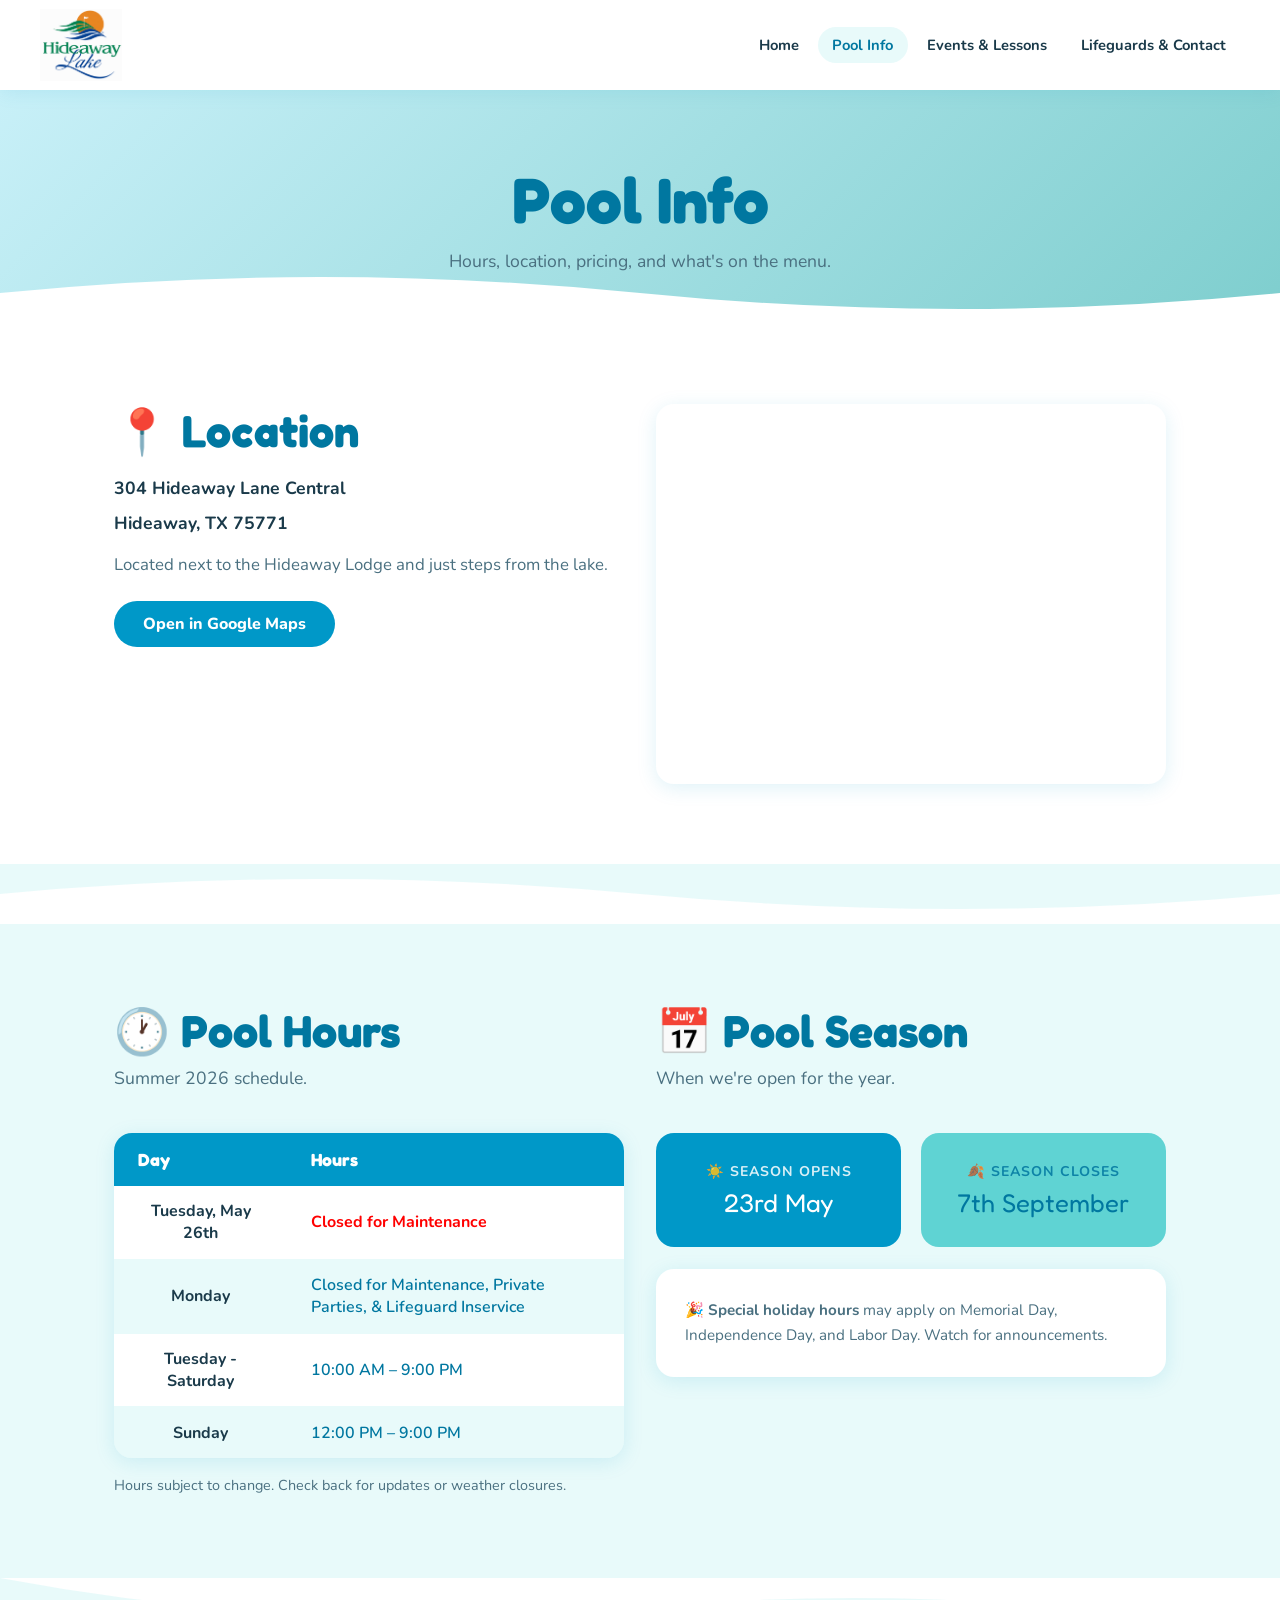
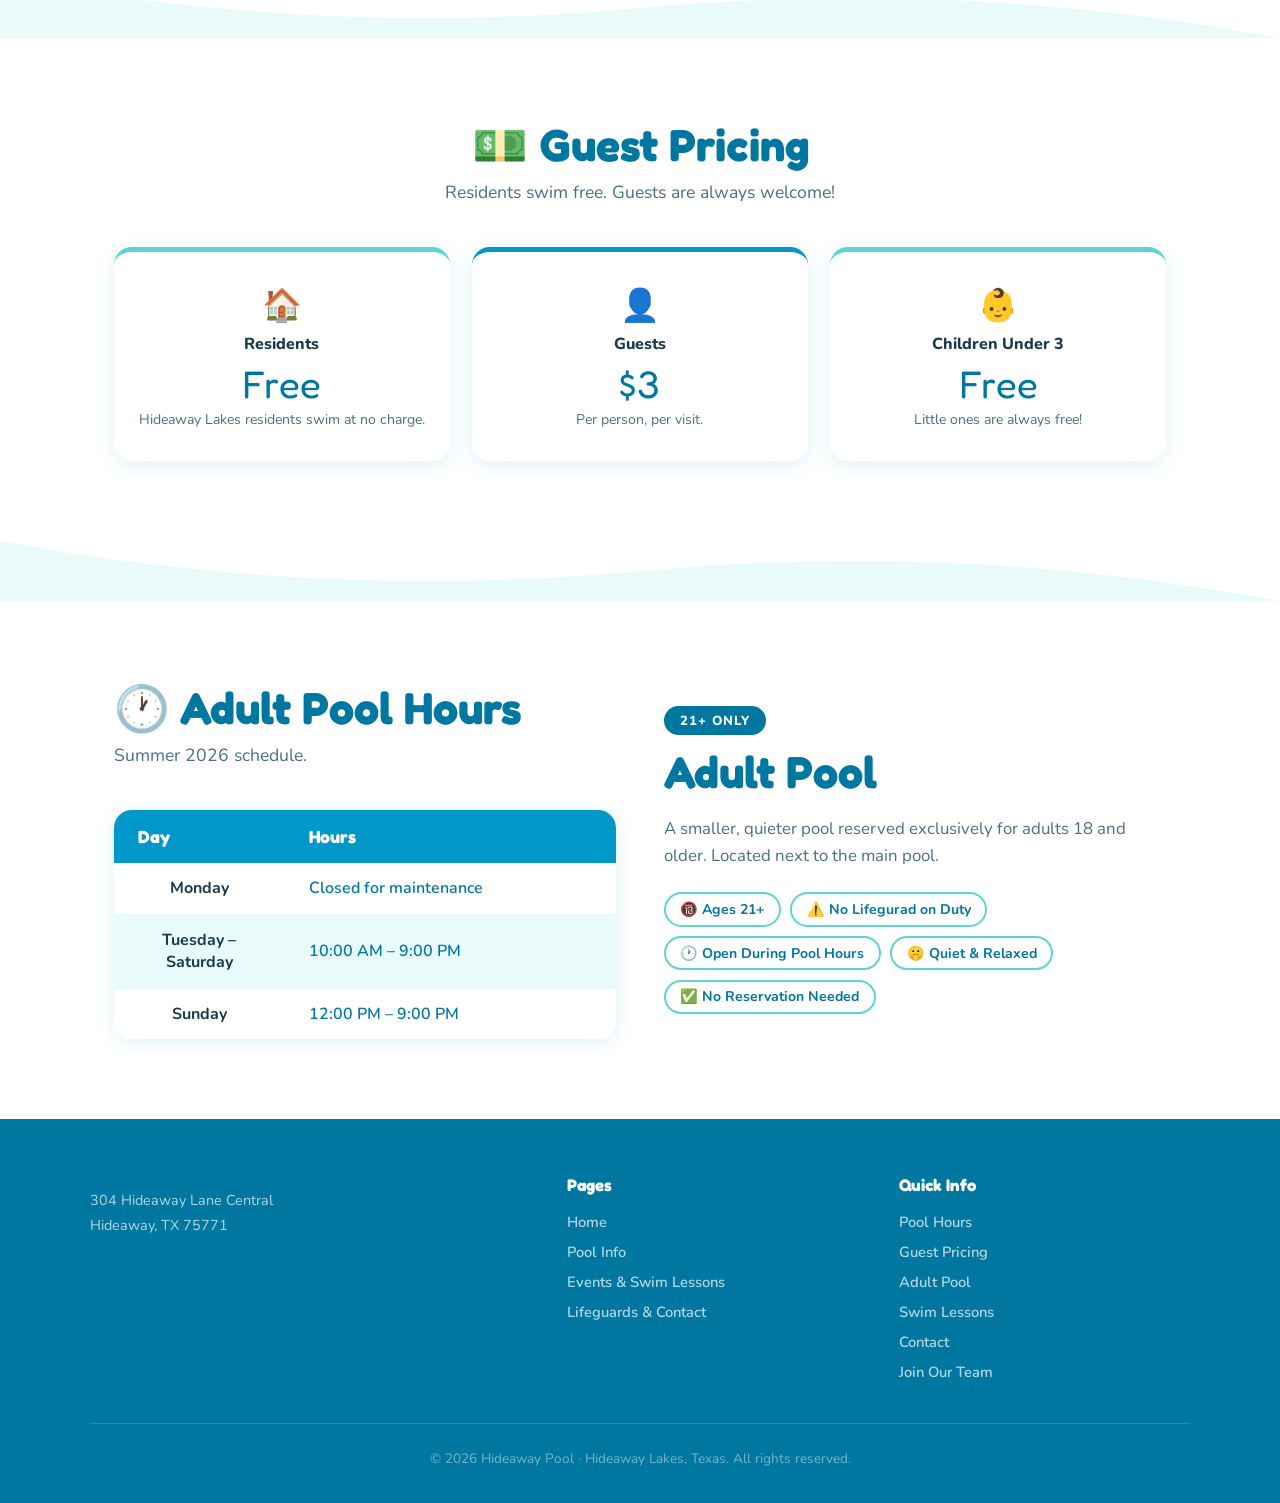
<file: pool-info.html>
<!DOCTYPE html>
<html lang="en">
<head>
  <meta charset="UTF-8" />
  <meta name="viewport" content="width=device-width, initial-scale=1.0" />
  <title>Pool Info – Hideaway Pool</title>
  <meta name="description" content="Hideaway Pool hours, pricing, location, and concession stand menu." />
  <link rel="stylesheet" href="style.css" />
  <link rel="icon" type="image/png" href="images/hawlpoolfavicon.png" />
</head>
<body>

<!-- NAVIGATION -->
<nav class="navbar">
  <div class="nav-inner">
       <a href="index.html" class="nav-logo">
         <img src="images/hawlpoollogo.png" alt="Hideaway Pool" style="height:72px; width:auto; display:block;">
       </a>
    <ul class="nav-links">
      <li><a href="index.html">Home</a></li>
      <li><a href="pool-info.html">Pool Info</a></li>
      <li><a href="events.html">Events &amp; Lessons</a></li>
      <li><a href="lifeguards.html">Lifeguards &amp; Contact</a></li>
    </ul>
    <button class="nav-toggle" aria-label="Toggle menu">
      <span></span><span></span><span></span>
    </button>
  </div>
</nav>

<!-- PAGE HERO -->
<div class="page-hero">
  <h1>Pool Info</h1>
  <p>Hours, location, pricing, and what's on the menu.</p>
</div>

<!-- LOCATION & MAP -->
<section class="section" id="location">
  <div class="container">
    <div class="info-2col" style="align-items:start">
      <div class="fade-up">
        <h2 class="section-title">📍 Location</h2>
        <p style="margin:1rem 0 0.4rem; font-size:1.1rem; font-weight:700; color:var(--text)">304 Hideaway Lane Central</p>
        <p style="font-size:1.1rem; font-weight:700; color:var(--text)">Hideaway, TX 75771</p>
        <p style="margin-top:0.8rem">Located next to the Hideaway Lodge and just steps from the lake.</p>
        <a href="https://maps.google.com/?q=304+Hideaway+Lane+Central+Hideaway+TX+75771" target="_blank" class="btn btn-primary" style="margin-top:1.4rem">Open in Google Maps</a>
      </div>
      <div class="map-wrap fade-up">
        <iframe
          src="https://www.google.com/maps/embed?pb=!1m14!1m8!1m3!1d33940.19209335967!2d-95.45534228436314!3d32.5024457541039!3m2!1i1024!2i768!4f13.1!3m3!1m2!1s0x8649b9005f754b55%3A0xbbcc7b168aae14e9!2sHideaway%20pool!5e0!3m2!1sen!2sus!4v1773667902164!5m2!1sen!2sus"
          width="100%" height="100%" style="border:0;" allowfullscreen="" loading="lazy"
          referrerpolicy="no-referrer-when-downgrade" title="Hideaway Pool Location">
        </iframe>
      </div>
    </div>
  </div>
</section>

<!-- WAVE -->
<div class="wave-divider">
  <svg viewBox="0 0 1200 60" xmlns="http://www.w3.org/2000/svg" preserveAspectRatio="none" style="height:60px; background:var(--aqua-pale)">
    <path d="M0 60 L0 30 Q300 0 600 30 Q900 60 1200 30 L1200 60Z" fill="white"/>
  </svg>
</div>

<!-- HOURS & SEASON -->
<section class="section section-alt" id="hours">
  <div class="container">
    <div class="info-2col" style="align-items:start">
      <div class="fade-up">
        <h2 class="section-title">🕐 Pool Hours</h2>
        <p class="section-sub">Summer 2026 schedule.</p>
        <table class="hours-table">
          <thead>
            <tr>
              <th>Day</th>
              <th>Hours</th>
            </tr>
          </thead>
          <tbody>
            <tr>
              <td class="day-col">Tuesday, May 26th</td>
              <td class="time-col" style="color: red; font-weight: bold;">Closed for Maintenance</td>
            </tr>
            <tr>
              <td class="day-col">Monday</td>
              <td class="time-col">Closed for Maintenance, Private Parties, & Lifeguard Inservice</td>
            </tr>
            <tr>
              <td class="day-col">Tuesday - Saturday</td>
              <td class="time-col">10:00 AM – 9:00 PM</td>
            </tr>
            <tr>
              <td class="day-col">Sunday</td>
              <td class="time-col">12:00 PM – 9:00 PM</td>
            </tr>
          </tbody>
        </table>
        <p style="margin-top:1rem; font-size:0.9rem">Hours subject to change. Check back for updates or weather closures.</p>
      </div>

      <div class="fade-up">
        <h2 class="section-title">📅 Pool Season</h2>
        <p class="section-sub">When we're open for the year.</p>
        <div class="season-grid">
          <div class="season-card">
            <div class="s-label">☀️ Season Opens</div>
            <div class="s-date">23rd May</div>
          </div>
          <div class="season-card close">
            <div class="s-label">🍂 Season Closes</div>
            <div class="s-date">7th September</div>
          </div>
        </div>
        <div class="card" style="margin-top:1.4rem">
          <p style="font-size:0.95rem">🎉 <strong>Special holiday hours</strong> may apply on Memorial Day, Independence Day, and Labor Day. Watch for announcements.</p>
        </div>
      </div>
    </div>
  </div>
</section>

<!-- WAVE -->
<div class="wave-divider" style="background:var(--aqua-pale)">
  <svg viewBox="0 0 1200 60" xmlns="http://www.w3.org/2000/svg" preserveAspectRatio="none" style="height:60px">
    <path d="M0 0 Q300 60 600 30 Q900 0 1200 60 L1200 0Z" fill="white"/>
  </svg>
</div>

<!-- PRICING -->
<section class="section" id="pricing">
  <div class="container text-center">
    <h2 class="section-title fade-up">💵 Guest Pricing</h2>
    <p class="section-sub fade-up">Residents swim free. Guests are always welcome!</p>
    <div class="pricing-grid">
      <div class="price-card fade-up">
        <div class="price-icon">🏠</div>
        <div class="price-label">Residents</div>
        <div class="price-amount">Free</div>
        <div class="price-note">Hideaway Lakes residents swim at no charge.</div>
      </div>
      <div class="price-card featured fade-up">
        <div class="price-icon">👤</div>
        <div class="price-label">Guests</div>
        <div class="price-amount">$3</div>
        <div class="price-note">Per person, per visit.</div>
      </div>
      <div class="price-card fade-up">
        <div class="price-icon">👶</div>
        <div class="price-label">Children Under 3</div>
        <div class="price-amount">Free</div>
        <div class="price-note">Little ones are always free!</div>
      </div>
    </div>
  </div>
</section>

<!-- WAVE GES WITH CONSCESSIONS
<div class="wave-divider">
  <svg viewBox="0 0 1200 60" xmlns="http://www.w3.org/2000/svg" preserveAspectRatio="none" style="height:60px; background:var(--sand)">
    <path d="M0 60 L0 30 Q300 0 600 30 Q900 60 1200 30 L1200 60Z" fill="white"/>
  </svg>
</div>
-->
  
  <!-- NOT IN USE

<section class="section section-sand" id="menu">
  <div class="container">
    <div class="text-center">
      <h2 class="section-title fade-up">🌭 Concession Stand</h2>
      <p class="section-sub fade-up">Grab a snack, a drink, or a meal. All for you to enjoy poolside. 😎</p>
    </div>
    <div class="menu-grid">
      <div class="menu-card fade-up">
        <div class="menu-card-header">🥤 Drinks</div>
        <div class="menu-items">
          <div class="menu-item"><span class="item-name">Cup of Ice</span><span class="item-price">$0.50</span></div>
          <div class="menu-item"><span class="item-name">Iced Sweet Tea</span><span class="item-price">$1.50</span></div>
          <div class="menu-item"><span class="item-name">Soda</span><span class="item-price">$1.50</span></div>
          <div class="menu-item"><span class="item-name">Bottled Water</span><span class="item-price">$1.25</span></div>
          <div class="menu-item"><span class="item-name">Gatorade Cans</span><span class="item-price">$1.50</span></div>
        </div>
      </div>
      <div class="menu-card fade-up">
        <div class="menu-card-header">🍿 Snacks & Treats</div>
        <div class="menu-items">
          <div class="menu-item"><span class="item-name">Chips</span><span class="item-price">$1.25</span></div>
          <div class="menu-item"><span class="item-name">Candy</span><span class="item-price">$2</span></div>
          <div class="menu-item"><span class="item-name">Snow Cones</span><span class="item-price">$3</span></div>
          <div class="menu-item"><span class="item-name">Ice Cream Cups</span><span class="item-price">$1.25</span></div>
          <div class="menu-item"><span class="item-name">Ice Cream Sandwiches & Bars</span><span class="item-price">$2.25</span></div>
          <div class="menu-item"><span class="item-name">Popsicles</span><span class="item-price">$1</span></div>
          <div class="menu-item"><span class="item-name">Mini Melts</span><span class="item-price">$3.75</span></div>
        </div>
      </div>
      <div class="menu-card fade-up">
        <div class="menu-card-header">🍔 Food</div>
        <div class="menu-items">
          <div class="menu-item"><span class="item-name">Hot Dog</span><span class="item-price">$3.50</span></div>
          <div class="menu-item"><span class="item-name">Hot Dog + Chili and Cheese</span><span class="item-price">$4.50</span></div>
          <div class="menu-item"><span class="item-name">Nachos</span><span class="item-price">$3.50</span></div>
          <div class="menu-item"><span class="item-name">Individual Pizza</span><span class="item-price">$3.50</span></div>
          <div class="menu-item"><span class="item-name">Frito Pie</span><span class="item-price">$2.50</span></div>
        </div>
      </div>
    </div>
    <p style="text-align:center; margin-top:1.5rem; font-size:0.92rem; color:var(--text-light)">Menu items and prices subject to change. Exclusively charged to account.</p>
  </div>
</section>
  
  NOT IN USE -->

  
<!-- WAVE -->
<div class="wave-divider" style="background:var(--aqua-pale)">
  <svg viewBox="0 0 1200 60" xmlns="http://www.w3.org/2000/svg" preserveAspectRatio="none" style="height:60px">
    <path d="M0 0 Q300 60 600 30 Q900 0 1200 60 L1200 0Z" fill="white"/>
  </svg>
</div>

<!-- ADULT POOL -->
<section class="section" id="adult-pool">
  <div class="container">
    <div class="adult-pool-grid">

      <!-- LEFT: HOURS TABLE -->
      <div class="fade-up">
        <h2 class="section-title">🕐 Adult Pool Hours</h2>
        <p class="section-sub">Summer 2026 schedule.</p>
        <table class="hours-table">
          <thead>
            <tr>
              <th>Day</th>
              <th>Hours</th>
            </tr>
          </thead>
          <tbody>
            <tr>
              <td class="day-col">Monday</td>
              <td class="time-col">Closed for maintenance</td>
            </tr>
            <tr>
              <td class="day-col">Tuesday – Saturday</td>
              <td class="time-col">10:00 AM – 9:00 PM</td>
            </tr>
            <tr>
              <td class="day-col">Sunday</td>
              <td class="time-col">12:00 PM – 9:00 PM</td>
            </tr>
          </tbody>
        </table>
      </div>

      <!-- RIGHT: ABOUT -->
      <div class="fade-up">
        <div class="adult-pool-badge">21+ Only</div>
        <h2 class="section-title" style="margin-top:0.6rem">Adult Pool</h2>
        <p style="margin-top:1rem">A smaller, quieter pool reserved exclusively for adults 18 and older. Located next to the main pool.</p>
        <div class="adult-pool-chips">
          <span class="chip">🔞 Ages 21+</span>
          <span class="chip">⚠️ No Lifegurad on Duty</span>
          <span class="chip">🕐 Open During Pool Hours</span>
          <span class="chip">🤫 Quiet &amp; Relaxed</span>
          <span class="chip">✅ No Reservation Needed</span>
        </div>
      </div>

    </div>
  </div>
</section>

<!-- FOOTER -->
<footer>
  <div class="footer-inner">
    <div class="footer-brand">
      <div class="nav-logo">
        <div class="nav-logo-icon">🌊</div>
        <div class="nav-logo-text">
          Hideaway Pool
          <span>Hideaway Lakes, TX</span>
        </div>
      </div>
      <p>304 Hideaway Lane Central<br>Hideaway, TX 75771</p>
    </div>
    <div>
      <h4>Pages</h4>
      <ul>
        <li><a href="index.html">Home</a></li>
        <li><a href="pool-info.html">Pool Info</a></li>
        <li><a href="events.html">Events &amp; Swim Lessons</a></li>
        <li><a href="lifeguards.html">Lifeguards &amp; Contact</a></li>
      </ul>
    </div>
    <div>
      <h4>Quick Info</h4>
      <ul>
        <li><a href="pool-info.html#hours">Pool Hours</a></li>
        <li><a href="pool-info.html#pricing">Guest Pricing</a></li>
        <li><a href="pool-info.html#adult-pool">Adult Pool</a></li>
<!--        <li><a href="events.html#movies">Movie Nights</a></li>    -->
        <li><a href="events.html#lessons">Swim Lessons</a></li>
        <li><a href="lifeguards.html#reserve">Contact</a></li>
        <li><a href="lifeguard-apply.html">Join Our Team</a></li>
      </ul>
    </div>
  </div>
  <p class="footer-copy">&copy; 2026 Hideaway Pool · Hideaway Lakes, Texas. All rights reserved.</p>
</footer>

<script src="script.js"></script>
</body>
</html>
</file>
<file: style.css>
/* ===========================
   HIDEAWAY POOL — style.css
   =========================== */

@import url('https://fonts.googleapis.com/css2?family=Fredoka+One&family=Nunito:wght@400;600;700;800&display=swap');

/* ── CSS Variables ── */
:root {
  --sky: #0098c8;
  --sky-dark: #0077a0;
  --aqua: #5fd3d3;
  --aqua-light: #b8f0f0;
  --aqua-pale: #e8fafa;
  --white: #ffffff;
  --sand: #fff8e7;
  --sand-dark: #ffe9b0;
  --text: #1a3a4a;
  --text-light: #4a7080;
  --card-shadow: 0 4px 20px rgba(0,152,200,0.13);
  --radius: 18px;
  --radius-sm: 10px;
}

/* ── Reset ── */
*, *::before, *::after { box-sizing: border-box; margin: 0; padding: 0; }
html { scroll-behavior: smooth; }
body {
  font-family: 'Nunito', sans-serif;
  color: var(--text);
  background: var(--white);
  overflow-x: hidden;
}
img { max-width: 100%; display: block; }
a { text-decoration: none; color: inherit; }

/* ── Typography ── */
h1, h2, h3, h4 { font-family: 'Fredoka One', cursive; line-height: 1.2; }
h1 { font-size: clamp(2.4rem, 6vw, 4rem); }
h2 { font-size: clamp(1.8rem, 4vw, 2.8rem); }
h3 { font-size: 1.4rem; }
p { line-height: 1.65; color: var(--text-light); font-size: 1.05rem; }

/* ── Utilities ── */
.container { max-width: 1100px; margin: 0 auto; padding: 0 1.5rem; }
.section { padding: 5rem 0; }
.section-alt { background: var(--aqua-pale); }
.section-sand { background: var(--sand); }
.text-center { text-align: center; }
.section-title { margin-bottom: 0.4rem; color: var(--sky-dark); }
.section-sub { font-size: 1.1rem; margin-bottom: 2.5rem; color: var(--text-light); }
.btn {
  display: inline-block;
  padding: 0.75rem 1.8rem;
  border-radius: 50px;
  font-family: 'Nunito', sans-serif;
  font-weight: 800;
  font-size: 1rem;
  cursor: pointer;
  transition: transform 0.18s, box-shadow 0.18s;
  border: none;
}
.btn:hover { transform: translateY(-2px); box-shadow: 0 6px 20px rgba(0,152,200,0.3); }
.btn-primary { background: var(--sky); color: #fff; }
.btn-secondary { background: var(--white); color: var(--sky); border: 2.5px solid var(--sky); }
.btn-gold { background: #ffcc3d; color: var(--text); }

/* ── NAV ── */
.navbar {
  position: sticky;
  top: 0;
  z-index: 100;
  background: rgba(255,255,255,0.97);
  backdrop-filter: blur(10px);
  box-shadow: 0 2px 18px rgba(0,152,200,0.10);
  padding: 0 2rem;
}
.nav-inner {
  max-width: 1200px;
  margin: 0 auto;
  display: flex;
  align-items: center;
  justify-content: space-between;
  height: 90px;
  gap: 1rem;
}
.nav-logo {
  display: flex;
  align-items: center;
  flex-shrink: 0;
}
.nav-logo img {
  height: 72px;
  width: auto;
  display: block;
}
.nav-logo-text { display: none; }
.nav-logo-icon { display: none; }
.nav-links {
  display: flex;
  list-style: none;
  gap: 0.3rem;
  align-items: center;
  flex-wrap: nowrap;
  flex-shrink: 1;
  min-width: 0;
}
.nav-links a {
  padding: 0.5rem 0.9rem;
  border-radius: 50px;
  font-weight: 700;
  font-size: 0.92rem;
  color: var(--text);
  transition: background 0.15s, color 0.15s;
  white-space: nowrap;
}
.nav-links a:hover, .nav-links a.active { background: var(--aqua-pale); color: var(--sky-dark); }
.nav-toggle {
  display: none;
  flex-direction: column;
  gap: 5px;
  background: none;
  border: none;
  cursor: pointer;
  padding: 8px;
  flex-shrink: 0;
}
.nav-toggle span {
  display: block;
  width: 26px;
  height: 2.5px;
  background: var(--sky-dark);
  border-radius: 2px;
  transition: all 0.25s;
}
  border-radius: 2px;
  transition: all 0.25s;
}

/* ── HERO ── */
.hero {
  position: relative;
  min-height: 88vh;
  display: flex;
  align-items: center;
  overflow: hidden;
  background: linear-gradient(150deg, #e0f7ff 0%, #b8f0f0 40%, #7ecece 100%);
}
.hero-bg-circles {
  position: absolute;
  inset: 0;
  pointer-events: none;
  overflow: hidden;
}
.hero-bg-circles::before {
  content: '';
  position: absolute;
  width: 600px; height: 600px;
  background: radial-gradient(circle, rgba(255,255,255,0.5) 0%, transparent 70%);
  top: -150px; right: -100px;
  border-radius: 50%;
}
.hero-bg-circles::after {
  content: '';
  position: absolute;
  width: 400px; height: 400px;
  background: radial-gradient(circle, rgba(0,152,200,0.12) 0%, transparent 70%);
  bottom: -80px; left: -80px;
  border-radius: 50%;
}
.hero-content {
  position: relative;
  z-index: 2;
  display: grid;
  grid-template-columns: 1fr 1fr;
  gap: 3rem;
  align-items: center;
  max-width: 1100px;
  margin: 0 auto;
  padding: 4rem 1.5rem;
  width: 100%;
}
.hero-text { }
.hero-badge {
  display: inline-block;
  background: var(--sky);
  color: #fff;
  font-weight: 800;
  font-size: 0.82rem;
  letter-spacing: 0.08em;
  text-transform: uppercase;
  padding: 0.35rem 1rem;
  border-radius: 50px;
  margin-bottom: 1.2rem;
}
.hero-text h1 { color: var(--sky-dark); margin-bottom: 1rem; }
.hero-text p { font-size: 1.15rem; margin-bottom: 2rem; max-width: 420px; }
.hero-btns { display: flex; gap: 1rem; flex-wrap: wrap; }
.hero-image-wrap {
  position: relative;
}
.hero-img-placeholder {
  width: 100%;
  aspect-ratio: 4/3;
  background: linear-gradient(135deg, #7ecece 0%, #0098c8 100%);
  border-radius: var(--radius);
  box-shadow: 0 20px 60px rgba(0,120,180,0.25);
  display: flex;
  flex-direction: column;
  align-items: center;
  justify-content: center;
  gap: 0.8rem;
  color: #fff;
  font-size: 1rem;
  font-weight: 700;
  overflow: hidden;
  position: relative;
}
.hero-img-placeholder .ph-icon { font-size: 3rem; opacity: 0.7; }
.hero-img-placeholder .ph-label { opacity: 0.85; }
.wave-badge {
  position: absolute;
  bottom: -12px; right: -12px;
  background: #ffcc3d;
  border-radius: var(--radius-sm);
  padding: 0.7rem 1rem;
  font-family: 'Fredoka One', cursive;
  font-size: 1rem;
  color: var(--text);
  box-shadow: 0 4px 15px rgba(0,0,0,0.12);
  line-height: 1.3;
  text-align: center;
}

/* ── IMAGE PLACEHOLDER ── */
.img-placeholder {
  width: 100%;
  border-radius: var(--radius);
  background: linear-gradient(135deg, #b8f0f0 0%, #5fd3d3 60%, #0098c8 100%);
  display: flex;
  flex-direction: column;
  align-items: center;
  justify-content: center;
  gap: 0.6rem;
  color: #fff;
  font-weight: 700;
  font-size: 0.95rem;
  text-align: center;
  padding: 2rem 1rem;
}
.img-placeholder .ph-icon { font-size: 2.2rem; opacity: 0.75; }
.img-placeholder .ph-label { opacity: 0.9; }
.img-ph-sm { aspect-ratio: 4/3; }
.img-ph-md { aspect-ratio: 16/9; }
.img-ph-tall { aspect-ratio: 3/4; }
.img-ph-wide { aspect-ratio: 21/9; }
.img-ph-square { aspect-ratio: 1/1; }
.img-ph-person {
  background: linear-gradient(135deg, #c8e8f0 0%, #7ecece 100%);
}

/* ── CARDS ── */
.card {
  background: var(--white);
  border-radius: var(--radius);
  box-shadow: var(--card-shadow);
  padding: 1.8rem;
  transition: transform 0.2s, box-shadow 0.2s;
}
.card:hover { transform: translateY(-4px); box-shadow: 0 8px 30px rgba(0,152,200,0.18); }

/* ── FEATURE CARDS ── */
.features-grid {
  display: flex;
  flex-wrap: wrap;
  justify-content: center;
  gap: 1.2rem;
}
.feature-card {
  background: var(--white);
  border-radius: var(--radius);
  box-shadow: var(--card-shadow);
  padding: 1.6rem 1rem;
  text-align: center;
  transition: transform 0.2s;
  /* 4 per row on desktop: (100% - 3 gaps) / 4 */
  flex: 0 0 calc(25% - 0.9rem);
  min-width: 140px;
  max-width: 220px;
}
.feature-card:hover { transform: translateY(-5px); }
.feature-icon {
  font-size: 2.4rem;
  margin-bottom: 0.8rem;
}
.feature-card h4 {
  font-family: 'Nunito', sans-serif;
  font-weight: 800;
  font-size: 0.95rem;
  color: var(--sky-dark);
}

/* ── PHOTO GRID ── */
.photo-grid-3 {
  display: grid;
  grid-template-columns: repeat(3, 1fr);
  gap: 1.4rem;
}

/* ── ABOUT SECTION ── */
.about-grid {
  display: grid;
  grid-template-columns: 1fr 1.2fr;
  gap: 3rem;
  align-items: center;
}
.about-text p { margin-bottom: 1rem; }

/* About photo grid — replaces inline styles */
.about-photo-grid {
  display: grid;
  grid-template-columns: 1fr 1fr;
  gap: 1rem;
  min-width: 0;
}
.about-photo-wide {
  grid-column: 1 / -1;
  aspect-ratio: 16 / 7;
}

/* ── ADULT POOL ── */
.adult-pool-grid {
  display: grid;
  grid-template-columns: 1fr 1fr;
  gap: 3rem;
  align-items: center;
}
.adult-pool-badge {
  display: inline-block;
  background: var(--sky-dark);
  color: #fff;
  font-weight: 800;
  font-size: 0.82rem;
  letter-spacing: 0.08em;
  text-transform: uppercase;
  padding: 0.35rem 1rem;
  border-radius: 50px;
}
.adult-pool-chips {
  display: flex;
  flex-wrap: wrap;
  gap: 0.6rem;
  margin-top: 1.4rem;
}
.chip {
  background: var(--white);
  border: 2px solid var(--aqua);
  border-radius: 50px;
  padding: 0.35rem 0.9rem;
  font-size: 0.88rem;
  font-weight: 700;
  color: var(--sky-dark);
  white-space: nowrap;
}

/* ── WAVE DIVIDER ── */
.wave-divider {
  line-height: 0;
  overflow: hidden;
}
.wave-divider svg { display: block; width: 100%; }

/* ── HOURS TABLE ── */
.hours-table .day-col {
  width: 180px;
  text-align: center;
}
.hours-table .day-col {
  color: var(--text);
  font-weight: 700;
  width: 34%;
  min-width: 140px;
}

.hours-table .time-col {
  color: var(--sky-dark);
  width: 66%;
}
.hours-table {
  width: 100%;
  border-collapse: separate;
  border-spacing: 0;
  border-radius: var(--radius);
  overflow: hidden;
  box-shadow: var(--card-shadow);
}
.hours-table th {
  background: var(--sky);
  color: #fff;
  font-family: 'Fredoka One', cursive;
  font-size: 1.1rem;
  padding: 1rem 1.5rem;
  text-align: left;
}
.hours-table td {
  padding: 0.9rem 1.5rem;
  font-weight: 600;
  border-bottom: 1px solid var(--aqua-pale);
  background: #fff;
}
.hours-table tr:last-child td { border-bottom: none; }
.hours-table tr:nth-child(even) td { background: var(--aqua-pale); }
.hours-table .day-col { color: var(--text); font-weight: 700; }
.hours-table .time-col { color: var(--sky-dark); }

/* ── PRICING CARDS ── */
.pricing-grid {
  display: grid;
  grid-template-columns: repeat(auto-fit, minmax(200px, 1fr));
  gap: 1.4rem;
}
.price-card {
  background: var(--white);
  border-radius: var(--radius);
  box-shadow: var(--card-shadow);
  padding: 2rem 1.5rem;
  text-align: center;
  border-top: 5px solid var(--aqua);
}
.price-card.featured { border-top-color: var(--sky); }
.price-card .price-amount {
  font-family: 'Fredoka One', cursive;
  font-size: 2.4rem;
  color: var(--sky-dark);
  line-height: 1;
  margin: 0.6rem 0 0.3rem;
}
.price-card .price-label {
  font-weight: 800;
  font-size: 1rem;
  color: var(--text);
}
.price-card .price-note {
  font-size: 0.88rem;
  color: var(--text-light);
  margin-top: 0.4rem;
}
.price-icon { font-size: 2rem; margin-bottom: 0.4rem; }

/* ── CONCESSION MENU ── */
.menu-grid {
  display: grid;
  grid-template-columns: repeat(auto-fit, minmax(240px, 1fr));
  gap: 1.5rem;
}
.menu-card {
  background: var(--white);
  border-radius: var(--radius);
  box-shadow: var(--card-shadow);
  overflow: hidden;
}
.menu-card-header {
  background: var(--sky);
  color: #fff;
  padding: 1rem 1.5rem;
  font-family: 'Fredoka One', cursive;
  font-size: 1.3rem;
  display: flex;
  align-items: center;
  gap: 0.6rem;
}
.menu-items { padding: 0.8rem 1.5rem 1.2rem; }
.menu-item {
  display: flex;
  justify-content: space-between;
  align-items: center;
  padding: 0.6rem 0;
  border-bottom: 1px solid var(--aqua-pale);
  font-size: 0.97rem;
}
.menu-item:last-child { border-bottom: none; }
.menu-item .item-name { font-weight: 600; color: var(--text); }
.menu-item .item-price { font-weight: 800; color: var(--sky-dark); }

/* ── MAP ── */
.map-wrap {
  border-radius: var(--radius);
  overflow: hidden;
  box-shadow: var(--card-shadow);
  height: 380px;
}
.map-wrap iframe { width: 100%; height: 100%; border: none; }

/* ── SEASON BANNER ── */
.season-grid {
  display: grid;
  grid-template-columns: 1fr 1fr;
  gap: 1.2rem;
}
.season-card {
  background: var(--sky);
  color: #fff;
  border-radius: var(--radius);
  padding: 1.8rem;
  text-align: center;
}
.season-card.close { background: var(--aqua); color: var(--sky-dark); }
.season-card .s-label { font-size: 0.88rem; font-weight: 700; text-transform: uppercase; letter-spacing: 0.07em; opacity: 0.85; }
.season-card .s-date { font-family: 'Fredoka One', cursive; font-size: 1.6rem; margin-top: 0.4rem; }

/* ── MOVIE SCHEDULE ── */
.movie-grid {
  display: grid;
  grid-template-columns: repeat(auto-fit, minmax(200px, 1fr));
  gap: 1.2rem;
}
.movie-card {
  background: #fff;
  border-radius: var(--radius);
  box-shadow: var(--card-shadow);
  padding: 1.4rem;
  text-align: center;
  border-bottom: 4px solid var(--sky);
}
.movie-date {
  font-size: 0.85rem;
  font-weight: 800;
  color: var(--sky);
  text-transform: uppercase;
  letter-spacing: 0.06em;
  margin-bottom: 0.4rem;
}
.movie-title {
  font-family: 'Fredoka One', cursive;
  font-size: 1.1rem;
  color: var(--text);
}
.movie-icon { font-size: 1.8rem; margin-bottom: 0.5rem; }

/* ── FORMS ── */
.form-wrap {
  max-width: 560px;
  margin: 0 auto;
}
.form-wrap form {
  background: var(--white);
  border-radius: var(--radius);
  box-shadow: var(--card-shadow);
  padding: 2.5rem;
}
.form-wrap input,
.form-wrap textarea {
  width: 100%;
  padding: 0.85rem 1.1rem;
  border: 2px solid #d8eff8;
  border-radius: var(--radius-sm);
  font-family: 'Nunito', sans-serif;
  font-size: 1rem;
  color: var(--text);
  background: var(--aqua-pale);
  margin-bottom: 1rem;
  transition: border-color 0.15s;
  outline: none;
}
.form-wrap input:focus,
.form-wrap textarea:focus { border-color: var(--sky); background: #fff; }
.form-wrap textarea { min-height: 120px; resize: vertical; }
.form-wrap button[type="submit"] {
  width: 100%;
  padding: 0.9rem;
  background: var(--sky);
  color: #fff;
  font-family: 'Nunito', sans-serif;
  font-weight: 800;
  font-size: 1rem;
  border: none;
  border-radius: 50px;
  cursor: pointer;
  transition: background 0.18s, transform 0.18s;
}
.form-wrap button[type="submit"]:hover { background: var(--sky-dark); transform: translateY(-2px); }

/* ── LIFEGUARD SECTION ── */
.lg-hero {
  display: grid;
  grid-template-columns: 1.3fr 1fr;
  gap: 3rem;
  align-items: center;
}
.lg-benefits {
  list-style: none;
  display: flex;
  flex-direction: column;
  gap: 0.7rem;
  margin: 1.5rem 0 2rem;
}
.lg-benefits li {
  display: flex;
  align-items: center;
  gap: 0.7rem;
  font-weight: 600;
  color: var(--text);
  font-size: 1.02rem;
}
.lg-benefits li::before {
  content: '✓';
  display: flex;
  align-items: center;
  justify-content: center;
  width: 24px; height: 24px;
  border-radius: 50%;
  background: var(--sky);
  color: #fff;
  font-size: 0.8rem;
  flex-shrink: 0;
}

/* ── MANAGER CARDS ── */
.managers-grid {
  display: grid;
  grid-template-columns: repeat(auto-fit, minmax(260px, 1fr));
  gap: 1.8rem;
}
.manager-card {
  background: var(--white);
  border-radius: var(--radius);
  box-shadow: var(--card-shadow);
  overflow: hidden;
  text-align: center;
}
.manager-photo { width: 100%; aspect-ratio: 1/1; }
.manager-info { padding: 1.5rem; }
.manager-info h3 {
  font-family: 'Fredoka One', cursive;
  font-size: 1.4rem;
  color: var(--sky-dark);
  margin-bottom: 0.2rem;
}
.manager-role {
  font-size: 0.88rem;
  font-weight: 800;
  color: var(--sky);
  text-transform: uppercase;
  letter-spacing: 0.06em;
  margin-bottom: 0.8rem;
}
.manager-info p { font-size: 0.95rem; }

/* ── WATER AEROBICS ── */
.schedule-item {
  grid-column: 1 / -1;
  align-items: flex-start !important;
  padding: 1.2rem 1.4rem !important;
}

.schedule-content {
  display: flex;
  flex-direction: column;
  gap: 0.5rem;
}

.schedule-day {
  font-size: 1.05rem;
  font-weight: 800;
  color: var(--sky-dark);
}

.schedule-times {
  display: flex;
  flex-wrap: wrap;
  gap: 0.5rem;
}

.schedule-times div {
  background: var(--aqua-pale);
  color: var(--text);
  padding: 0.45rem 0.8rem;
  border-radius: 50px;
  font-size: 0.9rem;
  font-weight: 700;
}

.aerobics-wrap {
  max-width: 760px;
  margin: 0 auto;
  text-align: center;
}

.aerobics-wrap p {
  max-width: 640px;
  margin: 0 auto 1.8rem;
}

.aerobics-list {
  list-style: none;
  display: grid;
  grid-template-columns: 1fr 1fr;
  gap: 1rem;
  margin-top: 1.5rem;
}

.aerobics-list li {
  background: var(--white);
  border-radius: var(--radius);
  box-shadow: var(--card-shadow);
  padding: 1rem 1.2rem;
  display: flex;
  align-items: center;
  gap: 0.7rem;
  font-weight: 700;
  color: var(--text);
  text-align: left;
}

.aerobics-list span {
  font-size: 1.2rem;
  color: var(--sky);
  flex-shrink: 0;
}

@media (max-width: 640px) {
  .aerobics-list {
    grid-template-columns: 1fr;
  }
}

/* ── INFO GRID (location+hours) ── */
.info-2col {
  display: grid;
  grid-template-columns: 1fr 1fr;
  gap: 2rem;
}

/* ── PAGE HERO ── */
.page-hero {
  background: linear-gradient(135deg, #c8f0f8 0%, #7ecece 100%);
  padding: 4.5rem 1.5rem 3rem;
  text-align: center;
  position: relative;
  overflow: hidden;
}
.page-hero::after {
  content: '';
  position: absolute;
  bottom: -1px; left: 0; right: 0;
  height: 60px;
  background: url("data:image/svg+xml,%3Csvg xmlns='http://www.w3.org/2000/svg' viewBox='0 0 1200 60'%3E%3Cpath d='M0 60 L0 30 Q300 0 600 30 Q900 60 1200 30 L1200 60Z' fill='white'/%3E%3C/svg%3E") no-repeat bottom center / cover;
}
.page-hero h1 { color: var(--sky-dark); margin-bottom: 0.5rem; }
.page-hero p { font-size: 1.1rem; max-width: 500px; margin: 0 auto; }

/* ── FOOTER ── */
footer {
  background: var(--sky-dark);
  color: rgba(255,255,255,0.88);
  padding: 3.5rem 1.5rem 2rem;
}
.footer-inner {
  max-width: 1100px;
  margin: 0 auto;
  display: grid;
  grid-template-columns: 1.5fr 1fr 1fr;
  gap: 2.5rem;
  padding-bottom: 2.5rem;
  border-bottom: 1px solid rgba(255,255,255,0.15);
  margin-bottom: 1.5rem;
}
.footer-brand .nav-logo-text { color: #fff; }
.footer-brand .nav-logo-text span { color: rgba(255,255,255,0.6); }
.footer-brand p {
  margin-top: 0.8rem;
  font-size: 0.9rem;
  color: rgba(255,255,255,0.7);
  line-height: 1.7;
}
footer h4 {
  font-family: 'Fredoka One', cursive;
  font-size: 1.05rem;
  color: #fff;
  margin-bottom: 1rem;
}
footer ul { list-style: none; display: flex; flex-direction: column; gap: 0.5rem; }
footer ul a {
  color: rgba(255,255,255,0.7);
  font-size: 0.92rem;
  font-weight: 600;
  transition: color 0.15s;
}
footer ul a:hover { color: var(--aqua-light); }
.footer-copy {
  max-width: 1100px;
  margin: 0 auto;
  text-align: center;
  font-size: 0.85rem;
  color: rgba(255,255,255,0.45);
}

/* ── SCROLL ANIMATIONS ── */
.fade-up {
  opacity: 0;
  transform: translateY(30px);
  transition: opacity 0.55s ease, transform 0.55s ease;
}
.fade-up.visible { opacity: 1; transform: translateY(0); }
.fade-up:nth-child(2) { transition-delay: 0.08s; }
.fade-up:nth-child(3) { transition-delay: 0.16s; }
.fade-up:nth-child(4) { transition-delay: 0.24s; }
.fade-up:nth-child(5) { transition-delay: 0.32s; }
.fade-up:nth-child(6) { transition-delay: 0.40s; }

/* ── RESPONSIVE ── */

/* Prevent anything from bleeding off-screen */
body { overflow-x: hidden; }
.container { width: 100%; }

/* Fix form inputs so placeholder text never wraps */
.form-wrap input,
.form-wrap textarea {
  min-width: 0;
  width: 100%;
}

/* Named grid classes for event/lesson sections (used inline in HTML) */
.two-col-grid {
  display: grid;
  grid-template-columns: 1fr 1.1fr;
  gap: 3rem;
  align-items: start;
}
.two-col-even {
  display: grid;
  grid-template-columns: 1fr 1fr;
  gap: 3rem;
  align-items: start;
}

@media (max-width: 900px) {
  .hero-content { grid-template-columns: 1fr; text-align: center; }
  .hero-btns { justify-content: center; }
  .hero-text p { max-width: 100%; }
  .about-grid { grid-template-columns: 1fr; }
  .adult-pool-grid { grid-template-columns: 1fr; }
  .lg-hero { grid-template-columns: 1fr; }
  .info-2col { grid-template-columns: 1fr; }
  .photo-grid-3 { grid-template-columns: 1fr 1fr; }
  .footer-inner { grid-template-columns: 1fr 1fr; }
  .season-grid { grid-template-columns: 1fr 1fr; }
  .two-col-grid { grid-template-columns: 1fr; gap: 2rem; }
  .two-col-even { grid-template-columns: 1fr; gap: 2rem; }
  .managers-grid { grid-template-columns: 1fr 1fr; }
}

@media (max-width: 640px) {
  /* Nav — logo left, hamburger right, one line */
  .nav-inner {
    height: 80px;
    padding: 0;
  }
  .nav-links {
    display: none;
    flex-direction: column;
    position: absolute;
    top: 80px; left: 0; right: 0;
    background: #fff;
    padding: 1rem 1.5rem;
    box-shadow: 0 8px 20px rgba(0,0,0,0.08);
    gap: 0.2rem;
    z-index: 99;
  }
  .nav-links.open { display: flex; }
  .nav-toggle {
    display: flex;
    margin-left: auto;
  }

  /* Typography */
  h1 { font-size: 2rem; }
  h2 { font-size: 1.6rem; }

  /* Layout */
  .hero-content { padding: 2.5rem 1rem; }
  .section { padding: 3rem 0; }
  .container { padding: 0 1rem; }

  /* Grids → single column */
  .about-grid { grid-template-columns: 1fr; }
  .about-photo-grid { grid-template-columns: 1fr 1fr; } /* keep 2-col on small phones, they're small squares */
  .adult-pool-grid { grid-template-columns: 1fr; }
  .photo-grid-3 { grid-template-columns: 1fr; }
  .footer-inner { grid-template-columns: 1fr; gap: 1.8rem; }
  .season-grid { grid-template-columns: 1fr; }
  .managers-grid { grid-template-columns: 1fr; }
  .pricing-grid { grid-template-columns: 1fr; }
  .menu-grid { grid-template-columns: 1fr; }
  .movie-grid { grid-template-columns: 1fr 1fr !important; }
  .features-grid { gap: 1rem; }
  .feature-card { flex: 0 0 calc(50% - 0.5rem); max-width: none; }
  .two-col-grid { grid-template-columns: 1fr !important; gap: 1.8rem; }
  .two-col-even { grid-template-columns: 1fr !important; gap: 1.8rem; }

  /* Chips wrap nicely already, just ensure font size is ok */
  .chip { font-size: 0.82rem; }

  /* Hours table — allow text to wrap */
  .hours-table th,
  .hours-table td { padding: 0.75rem 1rem; font-size: 0.92rem; }

  /* Map */
  .map-wrap { height: 260px; }

  /* Forms */
  .form-wrap form { padding: 1.5rem; }
  .form-wrap input,
  .form-wrap textarea { font-size: 16px; } /* prevents iOS zoom on focus */

  /* Hero wave badge */
  .wave-badge { font-size: 0.85rem; padding: 0.5rem 0.75rem; }

  /* Page hero */
  .page-hero { padding: 3rem 1rem 2.5rem; }

  /* Footer */
  footer { padding: 2.5rem 1rem 1.5rem; }
}

/* Desktop Layout Fix */
@media (min-width: 768px) {
  .features-row {
    display: contents;
  }
}
</file>
